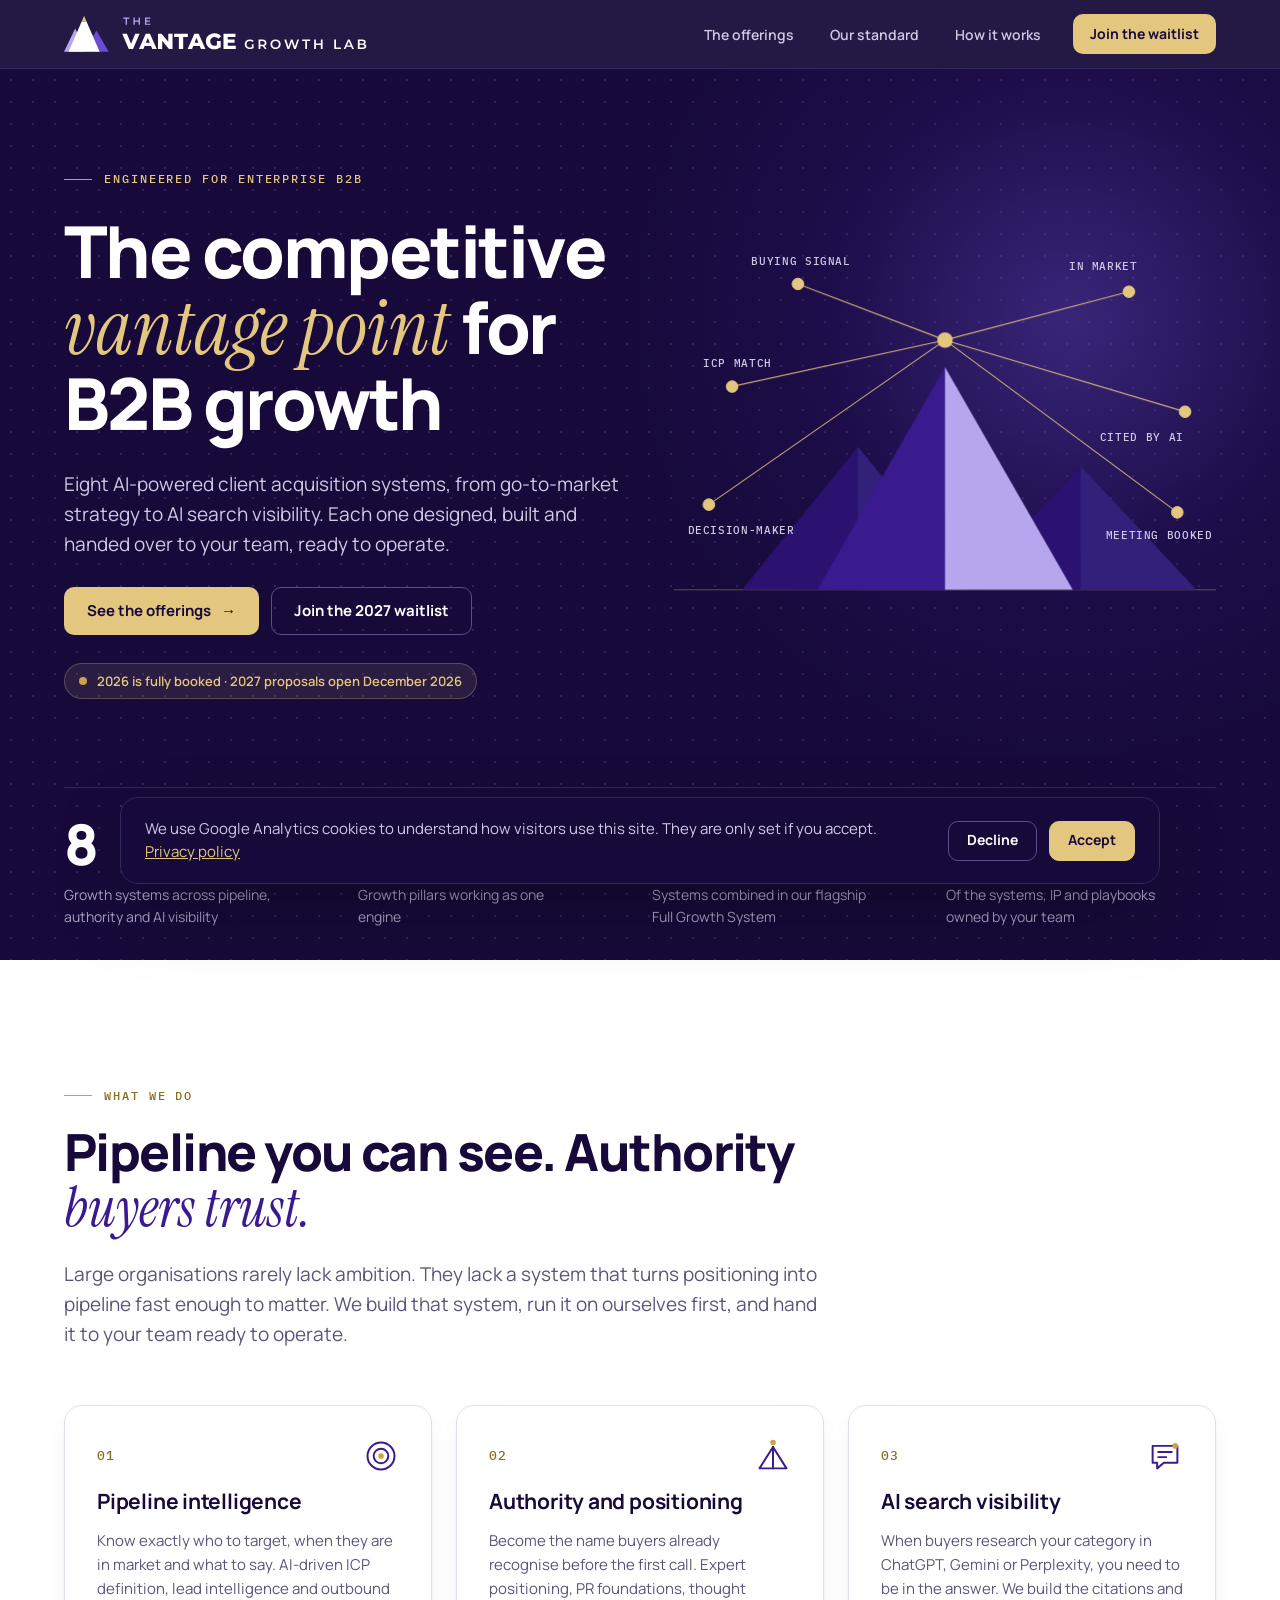
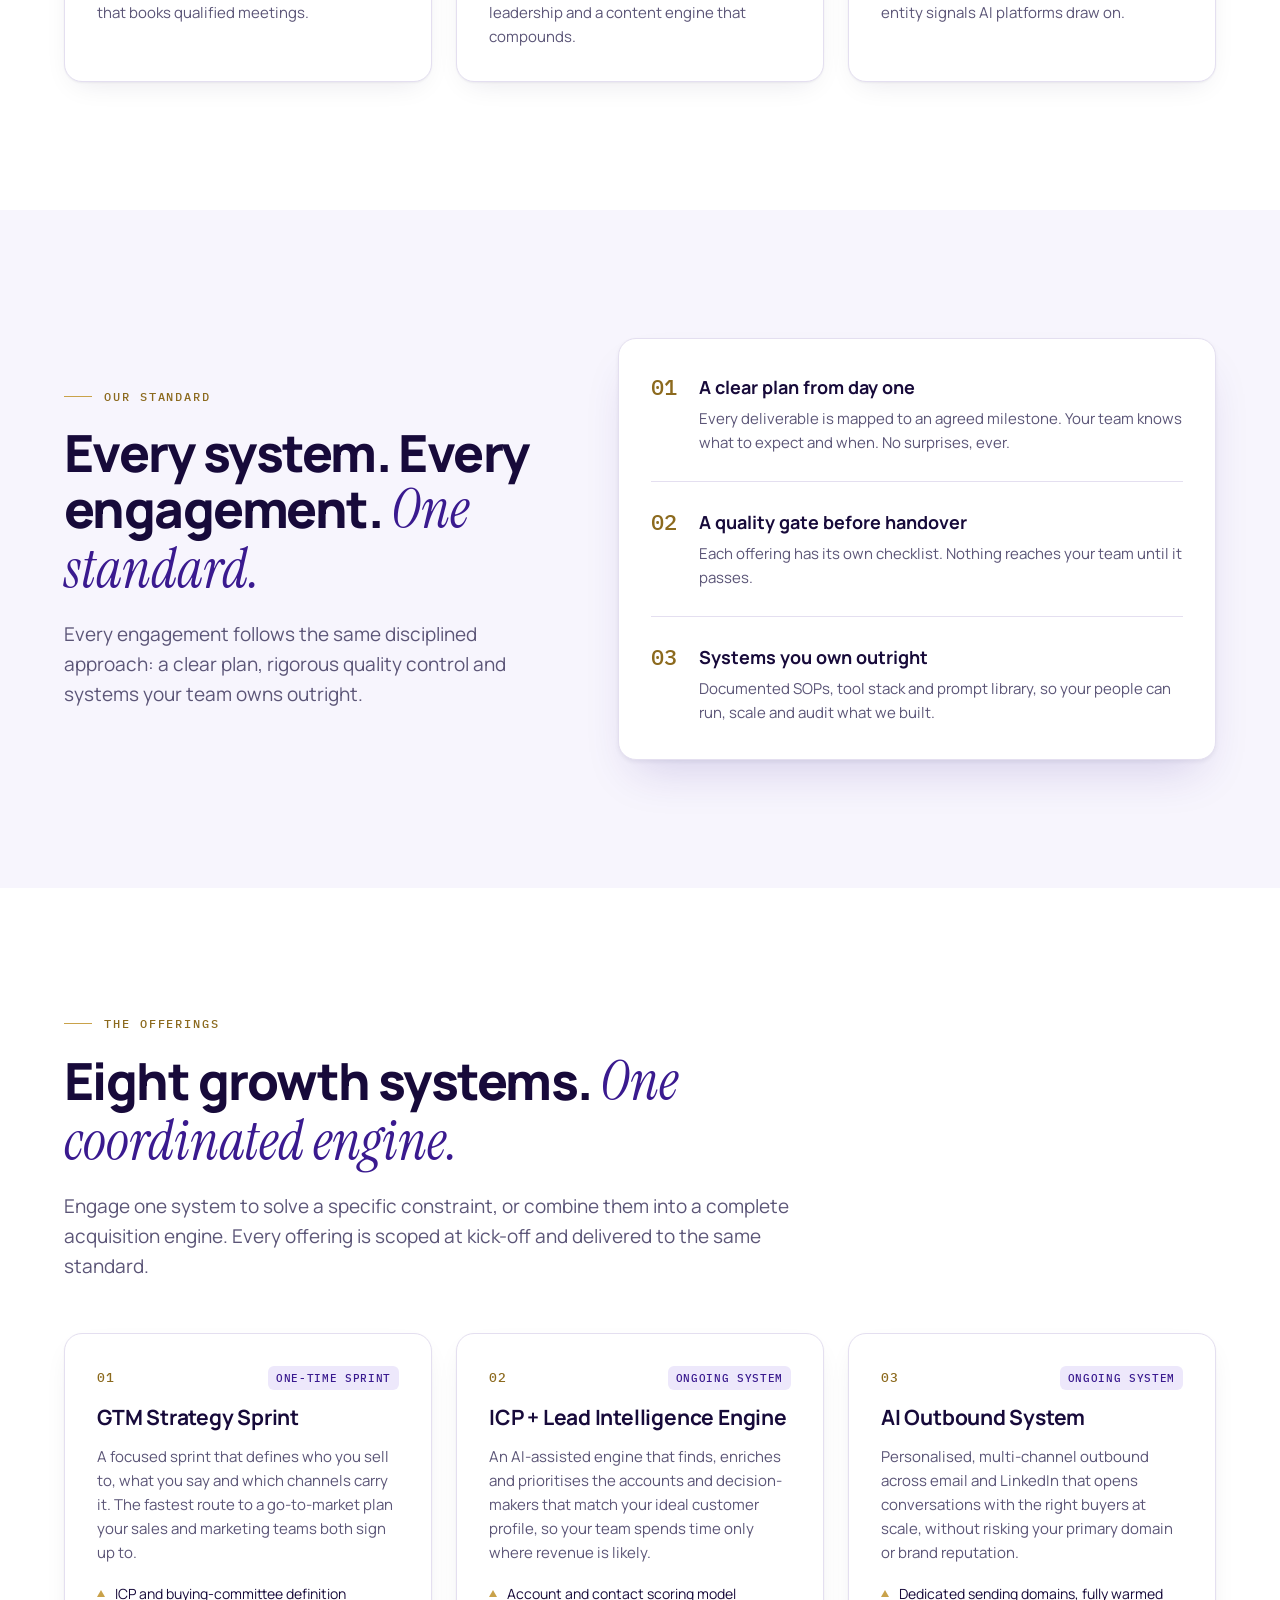
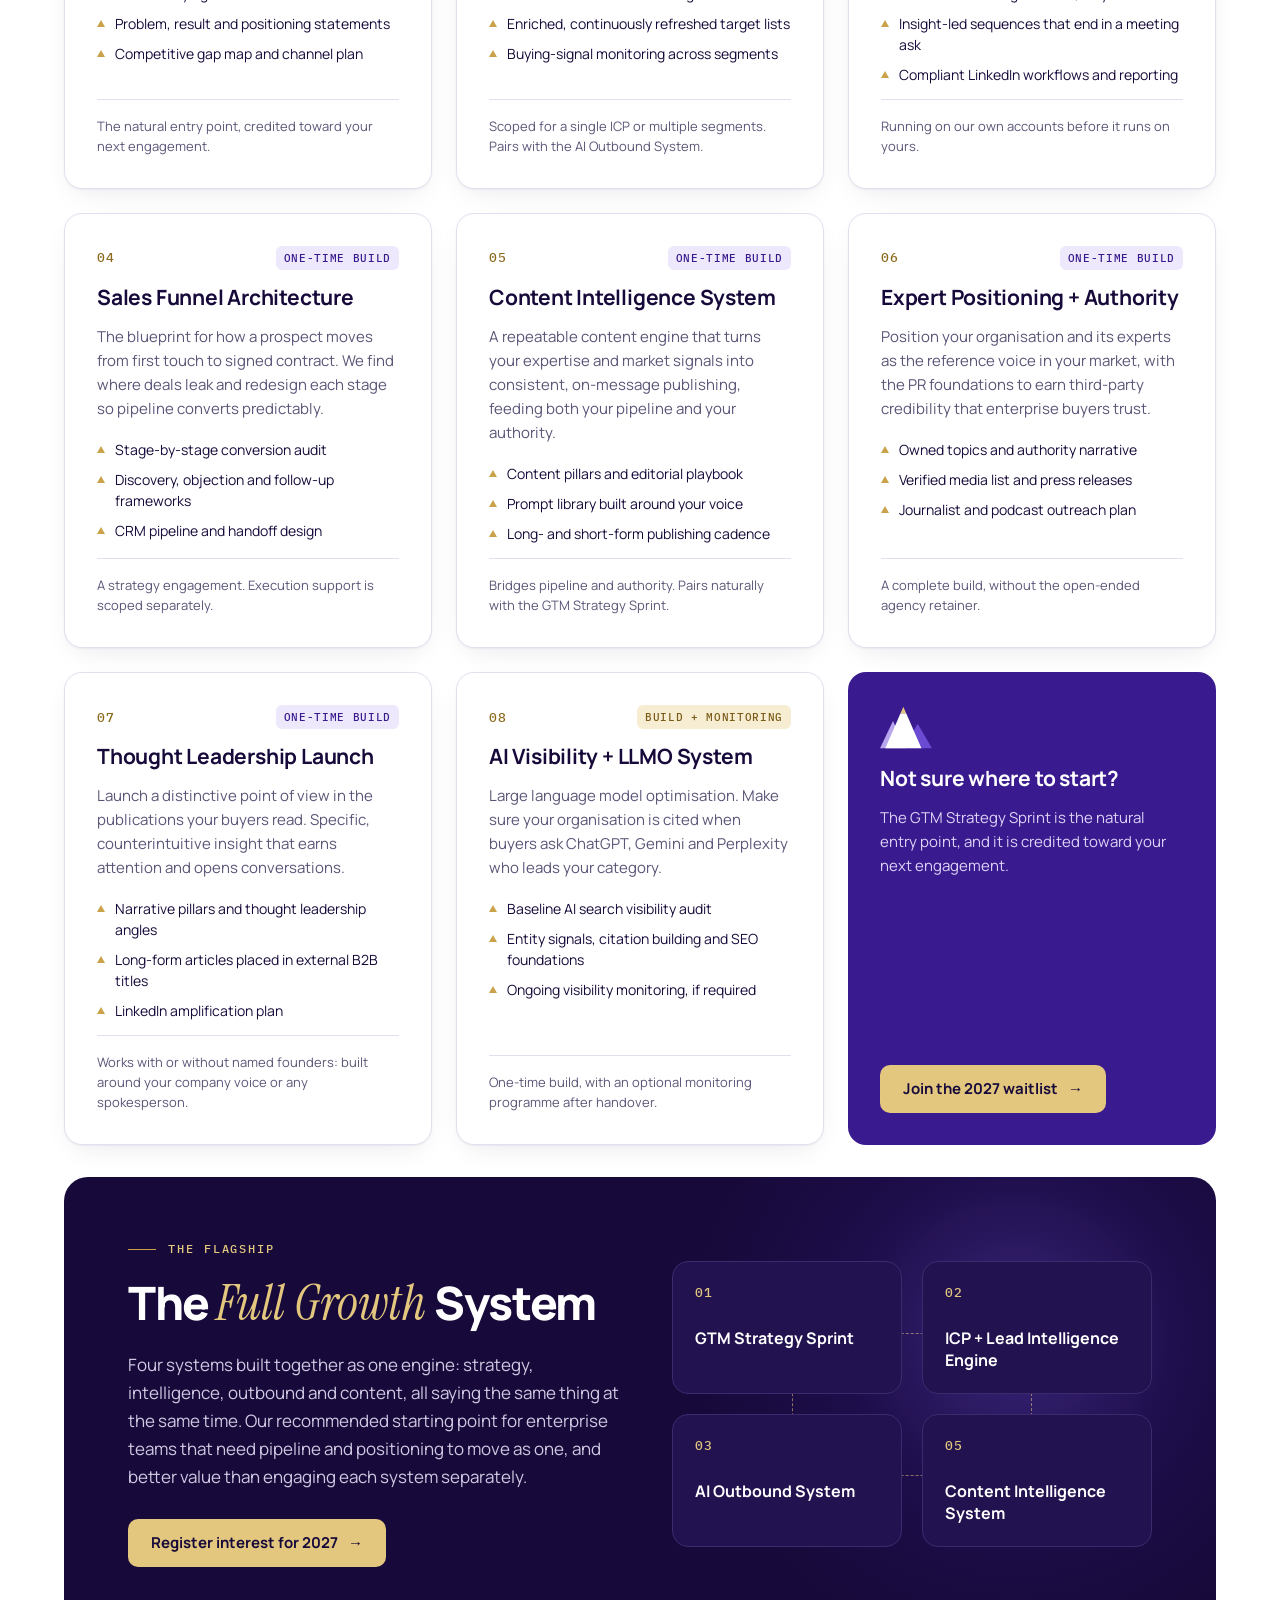
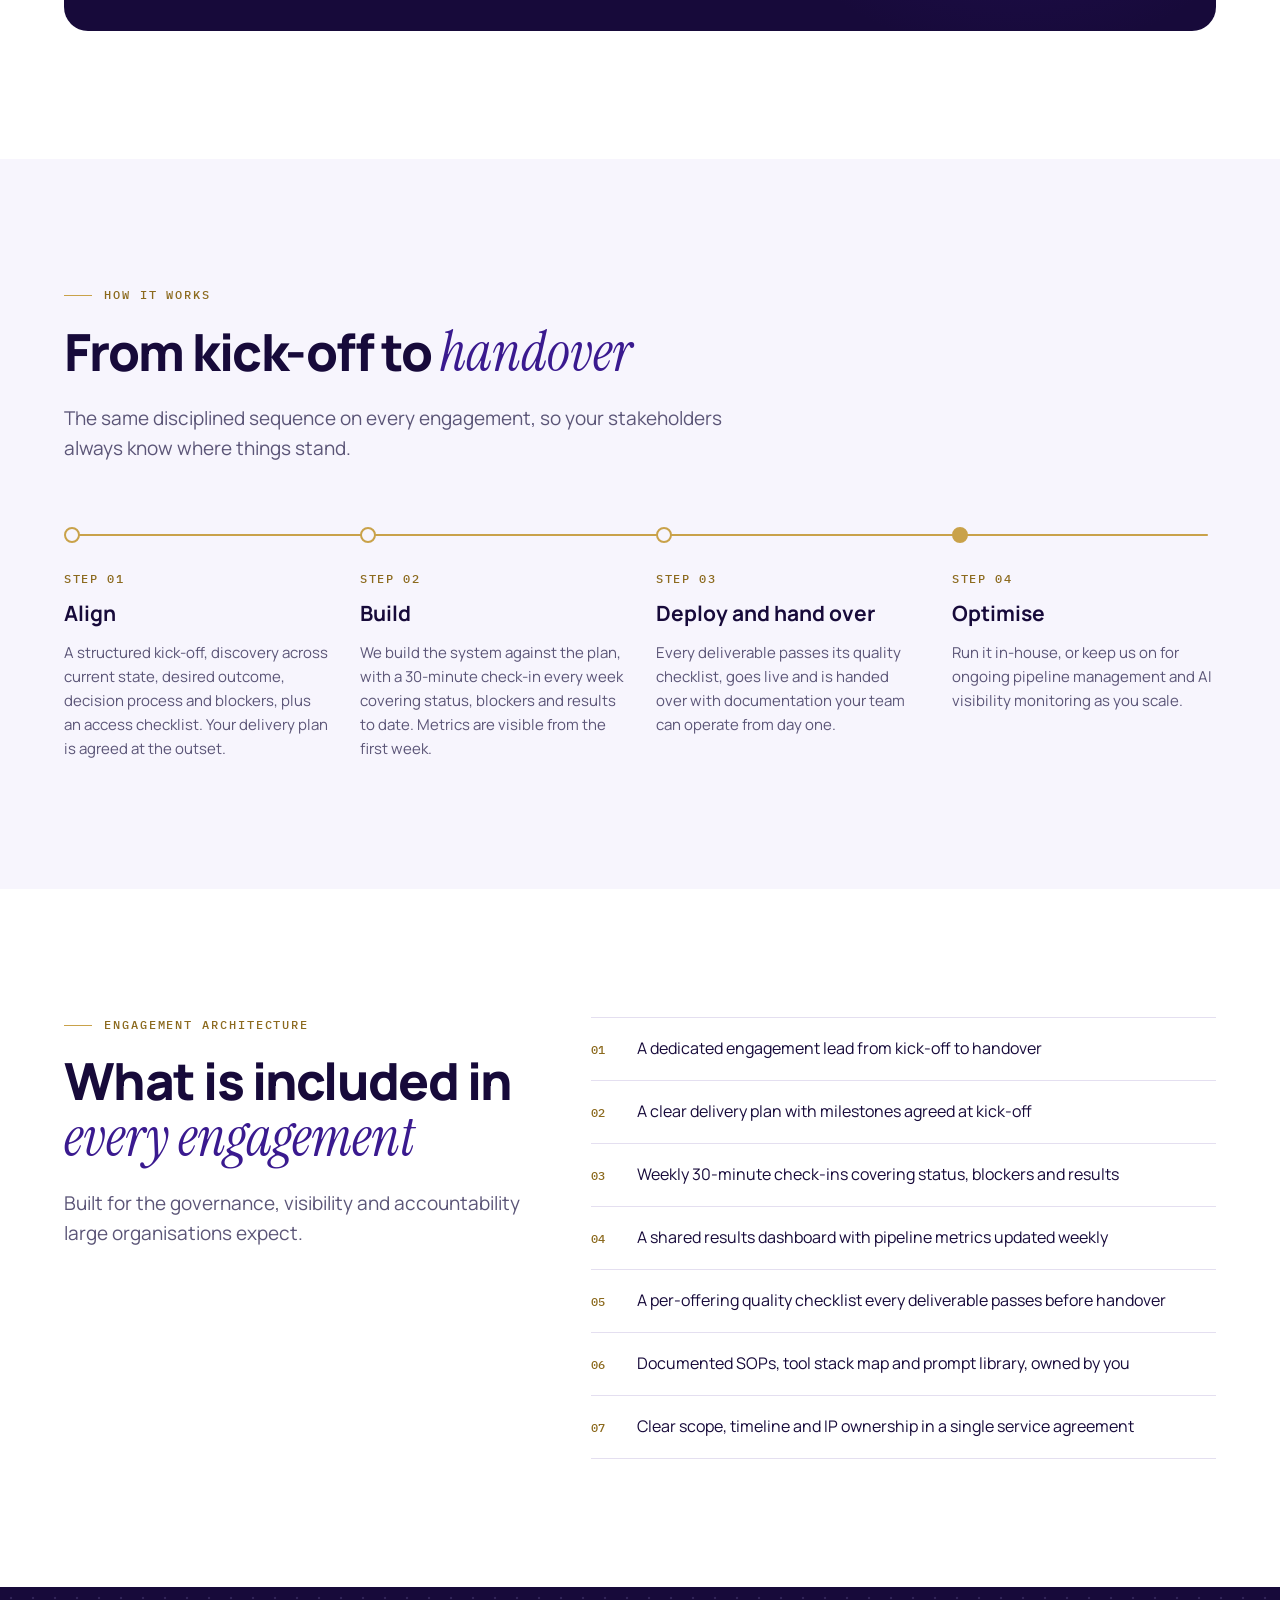
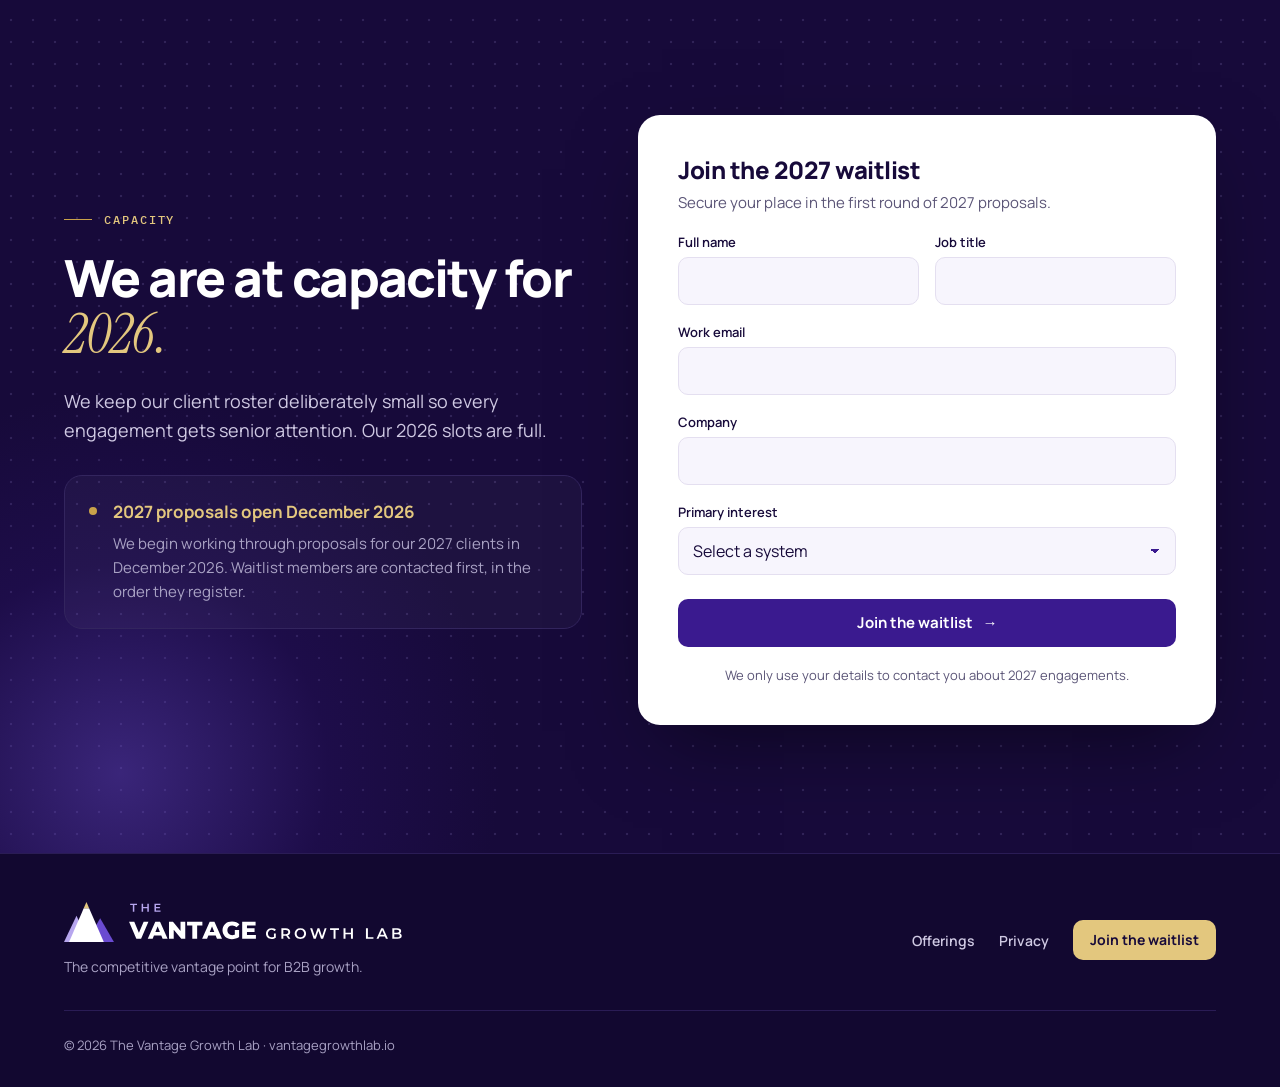
<file: index.html>
<!doctype html>
<html lang="en">
<head>
<meta charset="utf-8">
<meta name="viewport" content="width=device-width, initial-scale=1">
<title>The Vantage Growth Lab — AI-powered client acquisition systems for enterprise B2B</title>
<meta name="description" content="Eight AI-powered client acquisition systems, from go-to-market strategy to AI search visibility. Designed, built and handed over to your team, ready to operate.">
<link rel="canonical" href="https://vantagegrowthlab.io/">
<meta property="og:type" content="website">
<meta property="og:site_name" content="The Vantage Growth Lab">
<meta property="og:title" content="The Vantage Growth Lab — AI-powered client acquisition systems for enterprise B2B">
<meta property="og:description" content="Eight AI-powered client acquisition systems, from go-to-market strategy to AI search visibility. Designed, built and handed over to your team, ready to operate.">
<meta property="og:url" content="https://vantagegrowthlab.io/">
<meta property="og:image" content="https://vantagegrowthlab.io/shared/img/og-image.png">
<meta property="og:image:width" content="1200">
<meta property="og:image:height" content="630">
<meta property="og:image:alt" content="The Vantage Growth Lab — the competitive vantage point for B2B growth">
<meta name="twitter:card" content="summary_large_image">
<meta name="twitter:title" content="The Vantage Growth Lab — AI-powered client acquisition systems for enterprise B2B">
<meta name="twitter:description" content="Eight AI-powered client acquisition systems, from go-to-market strategy to AI search visibility. Designed, built and handed over to your team, ready to operate.">
<meta name="twitter:image" content="https://vantagegrowthlab.io/shared/img/og-image.png">
<meta name="theme-color" content="#170A3A">
<link rel="icon" type="image/svg+xml" href="/shared/favicon.svg">
<link rel="icon" type="image/png" href="/shared/favicon.png">
<!-- Google Analytics 4 + cookie consent (gtag.js loads only after Accept) -->
<link rel="stylesheet" href="/shared/consent.css">
<script src="/shared/consent.js"></script>
<link rel="preload" href="/shared/fonts/manrope-latin.woff2" as="font" type="font/woff2" crossorigin>
<link rel="stylesheet" href="/shared/site.css">
<script type="application/ld+json">
{"@context":"https://schema.org","@type":"Organization","name":"The Vantage Growth Lab","url":"https://vantagegrowthlab.io/","logo":"https://vantagegrowthlab.io/shared/img/logo.png"}
</script>
</head>
<body>
<div class="vgl" style="font-family: 'Manrope', Arial, sans-serif; color: #170A3A; background: #FFFFFF; -webkit-font-smoothing: antialiased">

<!-- ============ HEADER ============ -->
<header style="position: sticky; top: 0; z-index: 50; background: rgba(23,10,58,.94); backdrop-filter: blur(10px); border-bottom: 1px solid #33255E">
<div style="max-width: 1328px; margin: 0 auto; padding: 14px clamp(20px, 5vw, 64px); display: flex; align-items: center; justify-content: space-between; gap: 24px">
<a href="#top" aria-label="The Vantage Growth Lab, home" style="display: flex; align-items: center"><svg role="img" aria-label="The Vantage Growth Lab" style="width: min(304px, 50vw); height: auto; display: block" xmlns="http://www.w3.org/2000/svg" viewBox="0 0 484 57"><g transform="translate(0 0) scale(0.15079) translate(-124 -64)"><path fill="#B7A6EE" d="M242 195L124 442h236z"/><path fill="#6A4BD1" d="M466 218l130 224H336z"/><path fill="#FFFFFF" d="M310.4 123h51.2L500 442H172z"/><path fill="#E3C77E" d="M336 64l25.6 59h-51.2z"/></g><path fill="#B7A6EE" d="M98.06860317460318 14.0V4.264999999999999H94.24060317460318V2.4499999999999993H104.04160317460318V4.264999999999999H100.21360317460318V14.0Z M118.72660317460317 14.0V2.4499999999999993H120.87160317460317V14.0ZM110.60860317460318 14.0V2.4499999999999993H112.75360317460317V14.0ZM112.57210317460317 9.05V7.2185H118.89160317460318V9.05Z M128.92360317460316 14.0V2.4499999999999993H137.35510317460316V4.2485H131.06860317460317V12.2015H137.58610317460318V14.0ZM130.90360317460318 9.017V7.2515H136.64560317460317V9.017Z"/><path fill="#FFFFFF" d="M103.09260317460317 52.5 92.68740317460318 28.14H100.13460317460317L108.90420317460318 49.2288H104.51940317460318L113.49780317460318 28.14H120.31860317460317L109.87860317460317 52.5Z M119.34420317460317 52.5 130.09740317460316 28.14H136.88340317460316L147.67140317460317 52.5H140.50260317460317L132.08100317460315 31.515600000000003H134.79540317460317L126.37380317460317 52.5ZM125.22540317460317 47.7672 127.00020317460317 42.6864H138.90180317460317L140.67660317460317 47.7672Z M149.62020317460318 52.5V28.14H155.29260317460316L168.72540317460317 44.3568H166.04580317460318V28.14H172.79700317460316V52.5H167.12460317460318L153.69180317460317 36.2832H156.37140317460316V52.5Z M182.85420317460316 52.5V33.6036H175.37220317460316V28.14H197.19180317460317V33.6036H189.74460317460316V52.5Z M196.84380317460315 52.5 207.59700317460315 28.14H214.38300317460315L225.17100317460316 52.5H218.00220317460315L209.58060317460314 31.515600000000003H212.29500317460315L203.87340317460314 52.5ZM202.72500317460316 47.7672 204.49980317460316 42.6864H216.40140317460316L218.17620317460316 47.7672Z M239.29980317460314 52.9872Q236.41140317460315 52.9872 233.94060317460315 52.065Q231.46980317460316 51.1428 229.67760317460318 49.4376Q227.88540317460317 47.7324 226.87620317460318 45.4182Q225.86700317460316 43.104 225.86700317460316 40.32Q225.86700317460316 37.536 226.87620317460318 35.2218Q227.88540317460317 32.9076 229.69500317460316 31.202400000000004Q231.50460317460315 29.497200000000003 233.99280317460315 28.575000000000003Q236.48100317460316 27.652800000000003 239.43900317460316 27.652800000000003Q242.88420317460316 27.652800000000003 245.59860317460317 28.8012Q248.31300317460315 29.9496 250.08780317460315 32.107200000000006L245.70300317460317 36.0744Q244.45020317460316 34.717200000000005 243.00600317460317 34.0386Q241.56180317460314 33.36 239.78700317460314 33.36Q238.22100317460314 33.36 236.93340317460314 33.8472Q235.64580317460315 34.3344 234.74100317460315 35.256600000000006Q233.83620317460316 36.1788 233.33160317460317 37.449Q232.82700317460316 38.7192 232.82700317460316 40.32Q232.82700317460316 41.8512 233.33160317460317 43.1388Q233.83620317460316 44.4264 234.74100317460315 45.348600000000005Q235.64580317460315 46.2708 236.91600317460313 46.775400000000005Q238.18620317460315 47.28 239.71740317460316 47.28Q241.24860317460315 47.28 242.71020317460315 46.775400000000005Q244.17180317460316 46.2708 245.66820317460315 45.0528L249.53100317460314 49.89Q247.44300317460315 51.3864 244.69380317460315 52.186800000000005Q241.94460317460315 52.9872 239.29980317460314 52.9872ZM249.53100317460314 49.89 243.44100317460317 48.9852V39.798H249.53100317460314Z M253.91580317460316 52.5V28.14H273.02100317460315V33.4644H260.73660317460315V47.1756H273.47340317460316V52.5ZM260.2494031746032 42.7212V37.5708H271.5594031746032V42.7212Z"/><path fill="#FFFFFF" d="M295.91690317460314 52.715Q294.15390317460316 52.715 292.6811531746032 52.145250000000004Q291.2084031746032 51.5755 290.1119031746032 50.53275Q289.01540317460314 49.49 288.41340317460316 48.071Q287.8114031746032 46.652 287.8114031746032 44.975Q287.8114031746032 43.298 288.41340317460316 41.879000000000005Q289.01540317460314 40.46 290.12265317460316 39.417249999999996Q291.2299031746032 38.3745 292.7134031746032 37.80475Q294.19690317460316 37.235 295.95990317460314 37.235Q297.87340317460314 37.235 299.4106531746031 37.8585Q300.94790317460314 38.482 302.0014031746032 39.686L300.23840317460315 41.406Q299.35690317460313 40.5245 298.3356531746032 40.10525Q297.31440317460317 39.686 296.08890317460316 39.686Q294.90640317460316 39.686 293.8959031746032 40.073Q292.88540317460314 40.46 292.15440317460315 41.1695Q291.42340317460315 41.879000000000005 291.0256531746031 42.846500000000006Q290.62790317460315 43.814 290.62790317460315 44.975Q290.62790317460315 46.1145 291.0256531746031 47.082Q291.42340317460315 48.0495 292.15440317460315 48.76975Q292.88540317460314 49.49 293.8744031746031 49.877Q294.86340317460315 50.264 296.06740317460316 50.264Q297.18540317460315 50.264 298.22815317460316 49.90925Q299.2709031746032 49.5545 300.21690317460315 48.716L301.80790317460315 50.8015Q300.62540317460315 51.7475 299.0666531746032 52.23125Q297.50790317460314 52.715 295.91690317460314 52.715ZM301.80790317460315 50.8015 299.16340317460316 50.436V44.803H301.80790317460315Z M309.7844031746032 52.5V37.45H315.9549031746032Q318.9649031746032 37.45 320.6741531746032 38.869Q322.3834031746032 40.288 322.3834031746032 42.8035Q322.3834031746032 44.459 321.6094031746032 45.65225Q320.8354031746032 46.8455 319.4056531746032 47.47975Q317.97590317460316 48.114000000000004 315.9764031746032 48.114000000000004H311.3324031746032L312.57940317460316 46.8455V52.5ZM319.6314031746032 52.5 315.8259031746032 47.039H318.81440317460317L322.64140317460317 52.5ZM312.57940317460316 47.1465 311.3324031746032 45.8135H315.8474031746032Q317.6964031746032 45.8135 318.6316531746032 45.018Q319.56690317460317 44.2225 319.56690317460317 42.8035Q319.56690317460317 41.363 318.6316531746032 40.589Q317.6964031746032 39.815 315.8474031746032 39.815H311.3324031746032L312.57940317460316 38.439Z M336.85290317460317 52.715Q335.0899031746032 52.715 333.6064031746032 52.1345Q332.1229031746032 51.554 331.02640317460316 50.511250000000004Q329.92990317460317 49.4685 329.3279031746032 48.060249999999996Q328.7259031746032 46.652 328.7259031746032 44.975Q328.7259031746032 43.298 329.3279031746032 41.88975Q329.92990317460317 40.4815 331.02640317460316 39.43875Q332.1229031746032 38.396 333.6064031746032 37.8155Q335.0899031746032 37.235 336.83140317460317 37.235Q338.5944031746032 37.235 340.06715317460316 37.8155Q341.5399031746032 38.396 342.6364031746032 39.43875Q343.73290317460317 40.4815 344.33490317460314 41.88975Q344.9369031746032 43.298 344.9369031746032 44.975Q344.9369031746032 46.652 344.33490317460314 48.071Q343.73290317460317 49.49 342.6364031746032 50.522000000000006Q341.5399031746032 51.554 340.06715317460316 52.1345Q338.5944031746032 52.715 336.85290317460317 52.715ZM336.83140317460317 50.264Q337.97090317460317 50.264 338.9384031746032 49.877Q339.90590317460317 49.49 340.6154031746032 48.76975Q341.3249031746032 48.0495 341.72265317460324 47.09275Q342.1204031746032 46.136 342.1204031746032 44.975Q342.1204031746032 43.814 341.72265317460324 42.85725Q341.3249031746032 41.9005 340.6154031746032 41.18025Q339.90590317460317 40.46 338.9384031746032 40.073Q337.97090317460317 39.686 336.83140317460317 39.686Q335.69190317460317 39.686 334.73515317460317 40.073Q333.77840317460317 40.46 333.05815317460315 41.18025Q332.3379031746032 41.9005 331.9401531746032 42.85725Q331.5424031746032 43.814 331.5424031746032 44.975Q331.5424031746032 46.1145 331.9401531746032 47.082Q332.3379031746032 48.0495 333.0474031746032 48.76975Q333.75690317460317 49.49 334.72440317460314 49.877Q335.69190317460317 50.264 336.83140317460317 50.264Z M355.7514031746032 52.5 350.7634031746032 37.45H353.6659031746032L358.1164031746032 51.0595H356.6759031746032L361.2984031746032 37.45H363.8784031746032L368.37190317460323 51.0595H366.9744031746032L371.5324031746032 37.45H374.1984031746032L369.2104031746032 52.5H366.2434031746032L362.1369031746032 40.2235H362.9109031746032L358.7399031746032 52.5Z M384.15290317460324 52.5V39.815H379.16490317460324V37.45H391.93590317460325V39.815H386.9479031746032V52.5Z M408.9209031746032 52.5V37.45H411.7159031746032V52.5ZM398.34290317460324 52.5V37.45H401.1379031746032V52.5ZM400.9014031746032 46.05V43.6635H409.13590317460324V46.05Z  M430.2919031746032 52.5V37.45H433.08690317460315V50.135H440.9559031746032V52.5Z M445.34190317460315 52.5 452.1144031746032 37.45H454.86640317460314L461.6604031746032 52.5H458.73640317460314L452.9099031746032 38.9335H454.0279031746032L448.2229031746032 52.5ZM448.45940317460315 49.017 449.21190317460315 46.824H457.33890317460316L458.09140317460316 49.017Z M467.8739031746032 52.5V37.45H474.92590317460315Q477.63490317460315 37.45 479.0539031746032 38.514250000000004Q480.4729031746032 39.578500000000005 480.4729031746032 41.363Q480.4729031746032 42.567 479.9139031746032 43.416250000000005Q479.3549031746032 44.2655 478.4196531746032 44.72775Q477.4844031746032 45.19 476.3879031746032 45.19L476.7749031746032 44.416Q478.04340317460316 44.416 479.0539031746032 44.878249999999994Q480.06440317460317 45.3405 480.6556531746032 46.221999999999994Q481.2469031746032 47.1035 481.2469031746032 48.415Q481.2469031746032 50.35 479.7634031746032 51.425Q478.2799031746032 52.5 475.35590317460316 52.5ZM470.66890317460314 50.307H475.1839031746032Q476.7534031746032 50.307 477.5919031746032 49.791Q478.43040317460316 49.275 478.43040317460316 48.1355Q478.43040317460316 47.0175 477.5919031746032 46.49075Q476.7534031746032 45.964 475.1839031746032 45.964H470.45390317460317V43.792500000000004H474.62490317460316Q476.08690317460315 43.792500000000004 476.8716531746031 43.2765Q477.65640317460316 42.7605 477.65640317460316 41.7285Q477.65640317460316 40.675 476.8716531746031 40.159Q476.08690317460315 39.643 474.62490317460316 39.643H470.66890317460314Z"/></svg></a>
<nav aria-label="Main" style="display: flex; align-items: center; gap: 28px">
<div class="navlinks" style="gap: 28px">
<a class="navlink" href="#offerings">The offerings</a>
<a class="navlink" href="#standard">Our standard</a>
<a class="navlink" href="#how">How it works</a>
</div>
<a class="btn btn-gold btn-sm" href="#waitlist" style="white-space: nowrap">Join the waitlist</a>
</nav>
</div>
</header>

<!-- ============ HERO ============ -->
<section id="top" class="dotgrid" style="position: relative; overflow: hidden; background-color: #170A3A; color: #FFFFFF">
<div class="glow" style="width: 900px; height: 900px; right: -240px; top: -200px"></div>
<div style="position: relative; max-width: 1328px; margin: 0 auto; padding: clamp(56px, 8vw, 112px) clamp(20px, 5vw, 64px) 0">
<div style="display: flex; flex-wrap: wrap; align-items: center; gap: 48px">
<div style="flex: 1 1 460px; min-width: 0; display: flex; flex-direction: column; gap: 28px">
<div class="eb in" style="color: #E3C77E">Engineered for enterprise B2B</div>
<h1 class="in in2" style="font-size: clamp(42px, 5.6vw, 72px); line-height: 1.02; font-weight: 800; letter-spacing: -0.035em; color: #FFFFFF">The competitive <span class="acc" style="color: #E3C77E">vantage point</span> for B2B growth</h1>
<p class="in in3" style="font-size: 19px; line-height: 30px; color: #CFC9E3; max-width: 34em">Eight AI-powered client acquisition systems, from go-to-market strategy to AI search visibility. Each one designed, built and handed over to your team, ready to operate.</p>
<div class="in in4" style="display: flex; flex-wrap: wrap; gap: 12px">
<a class="btn btn-gold" href="#offerings">See the offerings <span class="arr">→</span></a>
<a class="btn btn-ghost-d" href="#waitlist">Join the 2027 waitlist</a>
</div>
<div class="in in5" style="display: inline-flex; align-self: flex-start; align-items: center; gap: 10px; padding: 8px 14px; border-radius: 999px; background: rgba(227,199,126,.1); border: 1px solid rgba(227,199,126,.28); color: #E3C77E; font-size: 13px; font-weight: 600; line-height: 18px"><span class="pulse"></span>2026 is fully booked · 2027 proposals open December 2026</div>
</div>
<div style="flex: 1 1 440px; min-width: 0; display: flex; justify-content: center">
<svg viewBox="0 0 560 440" role="img" aria-label="Three peaks; a gold vantage point climbs to the summit and draws sightlines to market signals" style="width: 100%; max-width: 580px; height: auto; display: block; overflow: visible">
<line class="hz" x1="0" y1="380" x2="560" y2="380"></line>
<g class="peak peak3"><path d="M190 232L70 380h120z" fill="#2B1170"></path><path d="M190 232v148h120z" fill="#33207A"></path></g>
<g class="peak peak2"><path d="M420 252L300 380h120z" fill="#2B1170"></path><path d="M420 252v128h120z" fill="#33207A"></path></g>
<g class="peak"><path d="M280 150L148 380h132z" fill="#3A1A8F"></path><path d="M280 150v230h132z" fill="#B7A6EE"></path></g>
<path class="sl d1" pathLength="1" d="M280 122L60 170"></path>
<path class="sl d2" pathLength="1" d="M280 122L470 72"></path>
<path class="sl d3" pathLength="1" d="M280 122L128 64"></path>
<path class="sl d4" pathLength="1" d="M280 122L528 196"></path>
<path class="sl d5" pathLength="1" d="M280 122L36 292"></path>
<path class="sl d6" pathLength="1" d="M280 122L520 300"></path>
<circle class="ring r1" cx="60" cy="170" r="6"></circle>
<circle class="ring r2" cx="470" cy="72" r="6"></circle>
<circle class="ring r3" cx="128" cy="64" r="6"></circle>
<circle class="ring r4" cx="528" cy="196" r="6"></circle>
<circle class="ring r5" cx="36" cy="292" r="6"></circle>
<circle class="ring r6" cx="520" cy="300" r="6"></circle>
<circle class="sig e1" cx="60" cy="170" r="6"></circle>
<circle class="sig e2" cx="470" cy="72" r="6"></circle>
<circle class="sig e3" cx="128" cy="64" r="6"></circle>
<circle class="sig e4" cx="528" cy="196" r="6"></circle>
<circle class="sig e5" cx="36" cy="292" r="6"></circle>
<circle class="sig e6" cx="520" cy="300" r="6"></circle>
<text class="lbl e1" x="30" y="150">ICP MATCH</text>
<text class="lbl e2" x="408" y="50">IN MARKET</text>
<text class="lbl e3" x="80" y="44">BUYING SIGNAL</text>
<text class="lbl e4" x="440" y="226">CITED BY AI</text>
<text class="lbl e5" x="14" y="322">DECISION-MAKER</text>
<text class="lbl e6" x="446" y="328">MEETING BOOKED</text>
<g class="climb"><circle class="vpring" cx="280" cy="122" r="8"></circle><circle class="vp" cx="280" cy="122" r="8"></circle></g>
</svg>
</div>
</div>

<!-- stats -->
<div style="margin-top: clamp(48px, 7vw, 88px); border-top: 1px solid #33255E; display: grid; grid-template-columns: repeat(auto-fit, minmax(160px, 1fr)); gap: 0 24px">
<div style="padding: 28px 0 32px; display: flex; flex-direction: column; gap: 12px">
<div class="statv" style="font-size: 56px; line-height: 1; font-weight: 800; letter-spacing: -0.04em; color: #FFFFFF"><span class="cnt n8" aria-label="8"></span></div>
<p style="font-size: 14px; line-height: 22px; color: #A9A2C4; max-width: 24ch">Growth systems across pipeline, authority and AI visibility</p>
</div>
<div style="padding: 28px 0 32px; display: flex; flex-direction: column; gap: 12px">
<div class="statv" style="font-size: 56px; line-height: 1; font-weight: 800; letter-spacing: -0.04em; color: #FFFFFF"><span class="cnt n3" aria-label="3"></span></div>
<p style="font-size: 14px; line-height: 22px; color: #A9A2C4; max-width: 24ch">Growth pillars working as one engine</p>
</div>
<div style="padding: 28px 0 32px; display: flex; flex-direction: column; gap: 12px">
<div class="statv" style="font-size: 56px; line-height: 1; font-weight: 800; letter-spacing: -0.04em; color: #FFFFFF">4-in-1</div>
<p style="font-size: 14px; line-height: 22px; color: #A9A2C4; max-width: 24ch">Systems combined in our flagship Full Growth System</p>
</div>
<div style="padding: 28px 0 32px; display: flex; flex-direction: column; gap: 12px">
<div class="statv" style="font-size: 56px; line-height: 1; font-weight: 800; letter-spacing: -0.04em; color: #E3C77E"><span class="cnt n100" aria-label="100"></span>%</div>
<p style="font-size: 14px; line-height: 22px; color: #A9A2C4; max-width: 24ch">Of the systems, IP and playbooks owned by your team</p>
</div>
</div>
</div>
</section>

<!-- ============ WHAT WE DO ============ -->
<section style="background: #FFFFFF; padding: clamp(72px, 10vw, 128px) 0">
<div style="max-width: 1328px; margin: 0 auto; padding: 0 clamp(20px, 5vw, 64px)">
<div class="rv" style="display: flex; flex-direction: column; gap: 20px; max-width: 760px">
<div class="eb" style="color: #8C6A1E">What we do</div>
<h2 style="font-size: clamp(34px, 4vw, 52px); line-height: 1.08; font-weight: 800; letter-spacing: -0.03em; color: #170A3A">Pipeline you can see. Authority <span class="acc" style="color: #3A1A8F">buyers trust.</span></h2>
<p style="font-size: 19px; line-height: 30px; color: #5B5577">Large organisations rarely lack ambition. They lack a system that turns positioning into pipeline fast enough to matter. We build that system, run it on ourselves first, and hand it to your team ready to operate.</p>
</div>
<div style="margin-top: 56px; display: grid; grid-template-columns: repeat(auto-fit, minmax(280px, 1fr)); gap: 24px">
<article class="card rv" style="padding: 32px; display: flex; flex-direction: column; gap: 14px">
<div style="display: flex; justify-content: space-between; align-items: center"><span class="mono" style="font-size: 13px; letter-spacing: .08em; color: #8C6A1E">01</span>
<svg viewBox="0 0 32 32" width="36" height="36" aria-hidden="true"><circle class="ic" cx="16" cy="16" r="12"></circle><circle class="ic" cx="16" cy="16" r="6.5"></circle><circle class="icg" cx="16" cy="16" r="2.5"></circle></svg></div>
<h3 style="font-size: 21px; line-height: 1.3; font-weight: 700; letter-spacing: -0.01em; color: #170A3A">Pipeline intelligence</h3>
<p style="font-size: 15px; line-height: 24px; color: #5B5577">Know exactly who to target, when they are in market and what to say. AI-driven ICP definition, lead intelligence and outbound that books qualified meetings.</p>
</article>
<article class="card rv rvb" style="padding: 32px; display: flex; flex-direction: column; gap: 14px">
<div style="display: flex; justify-content: space-between; align-items: center"><span class="mono" style="font-size: 13px; letter-spacing: .08em; color: #8C6A1E">02</span>
<svg viewBox="0 0 32 32" width="36" height="36" aria-hidden="true"><path class="ic" d="M4 27L16 8l12 19z"></path><path class="ic" d="M16 8v19"></path><circle class="icg" cx="16" cy="4" r="2.5"></circle></svg></div>
<h3 style="font-size: 21px; line-height: 1.3; font-weight: 700; letter-spacing: -0.01em; color: #170A3A">Authority and positioning</h3>
<p style="font-size: 15px; line-height: 24px; color: #5B5577">Become the name buyers already recognise before the first call. Expert positioning, PR foundations, thought leadership and a content engine that compounds.</p>
</article>
<article class="card rv rvc" style="padding: 32px; display: flex; flex-direction: column; gap: 14px">
<div style="display: flex; justify-content: space-between; align-items: center"><span class="mono" style="font-size: 13px; letter-spacing: .08em; color: #8C6A1E">03</span>
<svg viewBox="0 0 32 32" width="36" height="36" aria-hidden="true"><path class="ic" d="M5 7h22v15H15l-6 5v-5H5z"></path><path class="ic" d="M10 12.5h12M10 17h7"></path><circle class="icg" cx="25" cy="7" r="2.5"></circle></svg></div>
<h3 style="font-size: 21px; line-height: 1.3; font-weight: 700; letter-spacing: -0.01em; color: #170A3A">AI search visibility</h3>
<p style="font-size: 15px; line-height: 24px; color: #5B5577">When buyers research your category in ChatGPT, Gemini or Perplexity, you need to be in the answer. We build the citations and entity signals AI platforms draw on.</p>
</article>
</div>
</div>
</section>

<!-- ============ OUR STANDARD ============ -->
<section id="standard" style="background: #F7F5FD; padding: clamp(72px, 10vw, 128px) 0; scroll-margin-top: 64px">
<div style="max-width: 1328px; margin: 0 auto; padding: 0 clamp(20px, 5vw, 64px); display: flex; flex-wrap: wrap; gap: 56px; align-items: center">
<div class="rv" style="flex: 1 1 380px; min-width: 0; display: flex; flex-direction: column; gap: 20px">
<div class="eb" style="color: #8C6A1E">Our standard</div>
<h2 style="font-size: clamp(34px, 4vw, 52px); line-height: 1.08; font-weight: 800; letter-spacing: -0.03em; color: #170A3A">Every system. Every engagement. <span class="acc" style="color: #3A1A8F">One standard.</span></h2>
<p style="font-size: 19px; line-height: 30px; color: #5B5577; max-width: 30em">Every engagement follows the same disciplined approach: a clear plan, rigorous quality control and systems your team owns outright.</p>
</div>
<div class="rv rvb" style="flex: 1 1 480px; min-width: 0; background: #FFFFFF; border: 1px solid #E4DFF0; border-radius: 18px; box-shadow: 0 2px 4px rgba(23,10,58,.06), 0 24px 48px -16px rgba(58,26,143,.18); padding: 8px 32px">
<div style="display: flex; gap: 22px; padding: 26px 0; border-bottom: 1px solid #E4DFF0">
<span class="mono" style="flex: none; font-size: 22px; line-height: 28px; color: #8C6A1E">01</span>
<div style="display: flex; flex-direction: column; gap: 6px"><h3 style="font-size: 18px; line-height: 28px; font-weight: 700; color: #170A3A">A clear plan from day one</h3><p style="font-size: 15px; line-height: 24px; color: #5B5577">Every deliverable is mapped to an agreed milestone. Your team knows what to expect and when. No surprises, ever.</p></div>
</div>
<div style="display: flex; gap: 22px; padding: 26px 0; border-bottom: 1px solid #E4DFF0">
<span class="mono" style="flex: none; font-size: 22px; line-height: 28px; color: #8C6A1E">02</span>
<div style="display: flex; flex-direction: column; gap: 6px"><h3 style="font-size: 18px; line-height: 28px; font-weight: 700; color: #170A3A">A quality gate before handover</h3><p style="font-size: 15px; line-height: 24px; color: #5B5577">Each offering has its own checklist. Nothing reaches your team until it passes.</p></div>
</div>
<div style="display: flex; gap: 22px; padding: 26px 0">
<span class="mono" style="flex: none; font-size: 22px; line-height: 28px; color: #8C6A1E">03</span>
<div style="display: flex; flex-direction: column; gap: 6px"><h3 style="font-size: 18px; line-height: 28px; font-weight: 700; color: #170A3A">Systems you own outright</h3><p style="font-size: 15px; line-height: 24px; color: #5B5577">Documented SOPs, tool stack and prompt library, so your people can run, scale and audit what we built.</p></div>
</div>
</div>
</div>
</section>

<!-- ============ OFFERINGS ============ -->
<section id="offerings" style="background: #FFFFFF; padding: clamp(72px, 10vw, 128px) 0; scroll-margin-top: 64px">
<div style="max-width: 1328px; margin: 0 auto; padding: 0 clamp(20px, 5vw, 64px)">
<div class="rv" style="display: flex; flex-direction: column; gap: 20px; max-width: 780px">
<div class="eb" style="color: #8C6A1E">The offerings</div>
<h2 style="font-size: clamp(34px, 4vw, 52px); line-height: 1.08; font-weight: 800; letter-spacing: -0.03em; color: #170A3A">Eight growth systems. <span class="acc" style="color: #3A1A8F">One coordinated engine.</span></h2>
<p style="font-size: 19px; line-height: 30px; color: #5B5577">Engage one system to solve a specific constraint, or combine them into a complete acquisition engine. Every offering is scoped at kick-off and delivered to the same standard.</p>
</div>

<div class="swipehint mono" style="margin-top: 28px; align-items: center; gap: 10px; font-size: 12px; letter-spacing: .12em; color: #8C6A1E">SWIPE · 8 SYSTEMS <span aria-hidden="true">→</span></div>
<div class="offgrid" style="margin-top: clamp(16px, 4vw, 56px); gap: 24px">

<article class="card rv" style="padding: 32px; display: flex; flex-direction: column; gap: 14px">
<div style="display: flex; justify-content: space-between; align-items: center; gap: 12px"><span class="mono" style="font-size: 13px; letter-spacing: .08em; color: #8C6A1E">01</span><span class="tag">One-time sprint</span></div>
<h3 style="font-size: 21px; line-height: 1.3; font-weight: 700; letter-spacing: -0.01em; color: #170A3A">GTM Strategy Sprint</h3>
<p style="font-size: 15px; line-height: 24px; color: #5B5577">A focused sprint that defines who you sell to, what you say and which channels carry it. The fastest route to a go-to-market plan your sales and marketing teams both sign up to.</p>
<ul class="tri" style="margin-top: 4px"><li>ICP and buying-committee definition</li><li>Problem, result and positioning statements</li><li>Competitive gap map and channel plan</li></ul>
<p style="margin-top: auto; padding-top: 16px; border-top: 1px solid #E4DFF0; font-size: 13px; line-height: 20px; color: #5B5577">The natural entry point, credited toward your next engagement.</p>
</article>

<article class="card rv rvb" style="padding: 32px; display: flex; flex-direction: column; gap: 14px">
<div style="display: flex; justify-content: space-between; align-items: center; gap: 12px"><span class="mono" style="font-size: 13px; letter-spacing: .08em; color: #8C6A1E">02</span><span class="tag">Ongoing system</span></div>
<h3 style="font-size: 21px; line-height: 1.3; font-weight: 700; letter-spacing: -0.01em; color: #170A3A">ICP + Lead Intelligence Engine</h3>
<p style="font-size: 15px; line-height: 24px; color: #5B5577">An AI-assisted engine that finds, enriches and prioritises the accounts and decision-makers that match your ideal customer profile, so your team spends time only where revenue is likely.</p>
<ul class="tri" style="margin-top: 4px"><li>Account and contact scoring model</li><li>Enriched, continuously refreshed target lists</li><li>Buying-signal monitoring across segments</li></ul>
<p style="margin-top: auto; padding-top: 16px; border-top: 1px solid #E4DFF0; font-size: 13px; line-height: 20px; color: #5B5577">Scoped for a single ICP or multiple segments. Pairs with the AI Outbound System.</p>
</article>

<article class="card rv rvc" style="padding: 32px; display: flex; flex-direction: column; gap: 14px">
<div style="display: flex; justify-content: space-between; align-items: center; gap: 12px"><span class="mono" style="font-size: 13px; letter-spacing: .08em; color: #8C6A1E">03</span><span class="tag">Ongoing system</span></div>
<h3 style="font-size: 21px; line-height: 1.3; font-weight: 700; letter-spacing: -0.01em; color: #170A3A">AI Outbound System</h3>
<p style="font-size: 15px; line-height: 24px; color: #5B5577">Personalised, multi-channel outbound across email and LinkedIn that opens conversations with the right buyers at scale, without risking your primary domain or brand reputation.</p>
<ul class="tri" style="margin-top: 4px"><li>Dedicated sending domains, fully warmed</li><li>Insight-led sequences that end in a meeting ask</li><li>Compliant LinkedIn workflows and reporting</li></ul>
<p style="margin-top: auto; padding-top: 16px; border-top: 1px solid #E4DFF0; font-size: 13px; line-height: 20px; color: #5B5577">Running on our own accounts before it runs on yours.</p>
</article>

<article class="card rv" style="padding: 32px; display: flex; flex-direction: column; gap: 14px">
<div style="display: flex; justify-content: space-between; align-items: center; gap: 12px"><span class="mono" style="font-size: 13px; letter-spacing: .08em; color: #8C6A1E">04</span><span class="tag">One-time build</span></div>
<h3 style="font-size: 21px; line-height: 1.3; font-weight: 700; letter-spacing: -0.01em; color: #170A3A">Sales Funnel Architecture</h3>
<p style="font-size: 15px; line-height: 24px; color: #5B5577">The blueprint for how a prospect moves from first touch to signed contract. We find where deals leak and redesign each stage so pipeline converts predictably.</p>
<ul class="tri" style="margin-top: 4px"><li>Stage-by-stage conversion audit</li><li>Discovery, objection and follow-up frameworks</li><li>CRM pipeline and handoff design</li></ul>
<p style="margin-top: auto; padding-top: 16px; border-top: 1px solid #E4DFF0; font-size: 13px; line-height: 20px; color: #5B5577">A strategy engagement. Execution support is scoped separately.</p>
</article>

<article class="card rv rvb" style="padding: 32px; display: flex; flex-direction: column; gap: 14px">
<div style="display: flex; justify-content: space-between; align-items: center; gap: 12px"><span class="mono" style="font-size: 13px; letter-spacing: .08em; color: #8C6A1E">05</span><span class="tag">One-time build</span></div>
<h3 style="font-size: 21px; line-height: 1.3; font-weight: 700; letter-spacing: -0.01em; color: #170A3A">Content Intelligence System</h3>
<p style="font-size: 15px; line-height: 24px; color: #5B5577">A repeatable content engine that turns your expertise and market signals into consistent, on-message publishing, feeding both your pipeline and your authority.</p>
<ul class="tri" style="margin-top: 4px"><li>Content pillars and editorial playbook</li><li>Prompt library built around your voice</li><li>Long- and short-form publishing cadence</li></ul>
<p style="margin-top: auto; padding-top: 16px; border-top: 1px solid #E4DFF0; font-size: 13px; line-height: 20px; color: #5B5577">Bridges pipeline and authority. Pairs naturally with the GTM Strategy Sprint.</p>
</article>

<article class="card rv rvc" style="padding: 32px; display: flex; flex-direction: column; gap: 14px">
<div style="display: flex; justify-content: space-between; align-items: center; gap: 12px"><span class="mono" style="font-size: 13px; letter-spacing: .08em; color: #8C6A1E">06</span><span class="tag">One-time build</span></div>
<h3 style="font-size: 21px; line-height: 1.3; font-weight: 700; letter-spacing: -0.01em; color: #170A3A">Expert Positioning + Authority</h3>
<p style="font-size: 15px; line-height: 24px; color: #5B5577">Position your organisation and its experts as the reference voice in your market, with the PR foundations to earn third-party credibility that enterprise buyers trust.</p>
<ul class="tri" style="margin-top: 4px"><li>Owned topics and authority narrative</li><li>Verified media list and press releases</li><li>Journalist and podcast outreach plan</li></ul>
<p style="margin-top: auto; padding-top: 16px; border-top: 1px solid #E4DFF0; font-size: 13px; line-height: 20px; color: #5B5577">A complete build, without the open-ended agency retainer.</p>
</article>

<article class="card rv" style="padding: 32px; display: flex; flex-direction: column; gap: 14px">
<div style="display: flex; justify-content: space-between; align-items: center; gap: 12px"><span class="mono" style="font-size: 13px; letter-spacing: .08em; color: #8C6A1E">07</span><span class="tag">One-time build</span></div>
<h3 style="font-size: 21px; line-height: 1.3; font-weight: 700; letter-spacing: -0.01em; color: #170A3A">Thought Leadership Launch</h3>
<p style="font-size: 15px; line-height: 24px; color: #5B5577">Launch a distinctive point of view in the publications your buyers read. Specific, counterintuitive insight that earns attention and opens conversations.</p>
<ul class="tri" style="margin-top: 4px"><li>Narrative pillars and thought leadership angles</li><li>Long-form articles placed in external B2B titles</li><li>LinkedIn amplification plan</li></ul>
<p style="margin-top: auto; padding-top: 16px; border-top: 1px solid #E4DFF0; font-size: 13px; line-height: 20px; color: #5B5577">Works with or without named founders: built around your company voice or any spokesperson.</p>
</article>

<article class="card rv rvb" style="padding: 32px; display: flex; flex-direction: column; gap: 14px">
<div style="display: flex; justify-content: space-between; align-items: center; gap: 12px"><span class="mono" style="font-size: 13px; letter-spacing: .08em; color: #8C6A1E">08</span><span class="tag tag-gold">Build + monitoring</span></div>
<h3 style="font-size: 21px; line-height: 1.3; font-weight: 700; letter-spacing: -0.01em; color: #170A3A">AI Visibility + LLMO System</h3>
<p style="font-size: 15px; line-height: 24px; color: #5B5577">Large language model optimisation. Make sure your organisation is cited when buyers ask ChatGPT, Gemini and Perplexity who leads your category.</p>
<ul class="tri" style="margin-top: 4px"><li>Baseline AI search visibility audit</li><li>Entity signals, citation building and SEO foundations</li><li>Ongoing visibility monitoring, if required</li></ul>
<p style="margin-top: auto; padding-top: 16px; border-top: 1px solid #E4DFF0; font-size: 13px; line-height: 20px; color: #5B5577">One-time build, with an optional monitoring programme after handover.</p>
</article>

<div class="rv rvc" style="border-radius: 18px; background: #3A1A8F; color: #FFFFFF; padding: 32px; display: flex; flex-direction: column; gap: 16px; justify-content: space-between">
<div style="display: flex; flex-direction: column; gap: 14px">
<svg viewBox="124 40 472 426" width="52" height="47" aria-hidden="true"><path d="M242 195L124 442h236z" fill="#B7A6EE"></path><path d="M466 218l130 224H336z" fill="#6A4BD1"></path><path d="M310.4 123h51.2L500 442H172z" fill="#FFFFFF"></path><path d="M336 64l25.6 59h-51.2z" fill="#E3C77E"></path></svg>
<h3 style="font-size: 21px; line-height: 1.3; font-weight: 700; letter-spacing: -0.01em; color: #FFFFFF">Not sure where to start?</h3>
<p style="font-size: 15px; line-height: 24px; color: #DCD4F7">The GTM Strategy Sprint is the natural entry point, and it is credited toward your next engagement.</p>
</div>
<a class="btn btn-gold" href="#waitlist" style="align-self: flex-start">Join the 2027 waitlist <span class="arr">→</span></a>
</div>
</div>

<!-- flagship -->
<div class="rv" style="margin-top: 32px; position: relative; overflow: hidden; border-radius: 24px; background: #170A3A; color: #FFFFFF; padding: clamp(32px, 5vw, 64px); display: flex; flex-wrap: wrap; gap: 48px; align-items: center">
<div class="glow" style="width: 640px; height: 640px; right: -120px; top: -160px"></div>
<div style="position: relative; flex: 1 1 380px; min-width: 0; display: flex; flex-direction: column; gap: 20px">
<div class="eb" style="color: #E3C77E">The flagship</div>
<h2 style="font-size: clamp(32px, 3.6vw, 46px); line-height: 1.08; font-weight: 800; letter-spacing: -0.03em; color: #FFFFFF">The <span class="acc" style="color: #E3C77E">Full Growth</span> System</h2>
<p style="font-size: 17px; line-height: 28px; color: #CFC9E3">Four systems built together as one engine: strategy, intelligence, outbound and content, all saying the same thing at the same time. Our recommended starting point for enterprise teams that need pipeline and positioning to move as one, and better value than engaging each system separately.</p>
<a class="btn btn-gold" href="#waitlist" style="align-self: flex-start; margin-top: 8px">Register interest for 2027 <span class="arr">→</span></a>
</div>
<div style="position: relative; flex: 1 1 380px; min-width: 0; max-width: 480px; margin: 0 auto">
<div style="position: relative; display: grid; grid-template-columns: repeat(2, minmax(0, 1fr)); gap: 20px">
<div class="loop" aria-hidden="true"><div class="runner"></div></div>
<div class="tile"><div class="mono" style="font-size: 13px; letter-spacing: .08em; color: #E3C77E">01</div><div style="margin-top: 26px; font-size: 16px; line-height: 22px; font-weight: 700; color: #FFFFFF">GTM Strategy Sprint</div></div>
<div class="tile"><div class="mono" style="font-size: 13px; letter-spacing: .08em; color: #E3C77E">02</div><div style="margin-top: 26px; font-size: 16px; line-height: 22px; font-weight: 700; color: #FFFFFF">ICP + Lead Intelligence Engine</div></div>
<div class="tile"><div class="mono" style="font-size: 13px; letter-spacing: .08em; color: #E3C77E">03</div><div style="margin-top: 26px; font-size: 16px; line-height: 22px; font-weight: 700; color: #FFFFFF">AI Outbound System</div></div>
<div class="tile"><div class="mono" style="font-size: 13px; letter-spacing: .08em; color: #E3C77E">05</div><div style="margin-top: 26px; font-size: 16px; line-height: 22px; font-weight: 700; color: #FFFFFF">Content Intelligence System</div></div>
</div>
</div>
</div>
</div>
</section>

<!-- ============ HOW IT WORKS ============ -->
<section id="how" style="background: #F7F5FD; padding: clamp(72px, 10vw, 128px) 0; scroll-margin-top: 64px">
<div style="max-width: 1328px; margin: 0 auto; padding: 0 clamp(20px, 5vw, 64px)">
<div class="rv" style="display: flex; flex-direction: column; gap: 20px; max-width: 720px">
<div class="eb" style="color: #8C6A1E">How it works</div>
<h2 style="font-size: clamp(34px, 4vw, 52px); line-height: 1.08; font-weight: 800; letter-spacing: -0.03em; color: #170A3A">From kick-off to <span class="acc" style="color: #3A1A8F">handover</span></h2>
<p style="font-size: 19px; line-height: 30px; color: #5B5577">The same disciplined sequence on every engagement, so your stakeholders always know where things stand.</p>
</div>
<div style="position: relative; margin-top: 64px">
<div class="track" aria-hidden="true"><div class="trackfill"></div></div>
<div style="display: grid; grid-template-columns: repeat(auto-fit, minmax(220px, 1fr)); gap: 40px 32px">
<div class="rv" style="display: flex; flex-direction: column; gap: 14px">
<div class="node"></div>
<div class="mono" style="margin-top: 14px; font-size: 12px; letter-spacing: .14em; color: #8C6A1E">STEP 01</div>
<h3 style="font-size: 21px; line-height: 1.3; font-weight: 700; color: #170A3A">Align</h3>
<p style="font-size: 15px; line-height: 24px; color: #5B5577">A structured kick-off, discovery across current state, desired outcome, decision process and blockers, plus an access checklist. Your delivery plan is agreed at the outset.</p>
</div>
<div class="rv rvb" style="display: flex; flex-direction: column; gap: 14px">
<div class="node"></div>
<div class="mono" style="margin-top: 14px; font-size: 12px; letter-spacing: .14em; color: #8C6A1E">STEP 02</div>
<h3 style="font-size: 21px; line-height: 1.3; font-weight: 700; color: #170A3A">Build</h3>
<p style="font-size: 15px; line-height: 24px; color: #5B5577">We build the system against the plan, with a 30-minute check-in every week covering status, blockers and results to date. Metrics are visible from the first week.</p>
</div>
<div class="rv rvc" style="display: flex; flex-direction: column; gap: 14px">
<div class="node"></div>
<div class="mono" style="margin-top: 14px; font-size: 12px; letter-spacing: .14em; color: #8C6A1E">STEP 03</div>
<h3 style="font-size: 21px; line-height: 1.3; font-weight: 700; color: #170A3A">Deploy and hand over</h3>
<p style="font-size: 15px; line-height: 24px; color: #5B5577">Every deliverable passes its quality checklist, goes live and is handed over with documentation your team can operate from day one.</p>
</div>
<div class="rv rvc" style="display: flex; flex-direction: column; gap: 14px">
<div class="node" style="background: #C9A24A"></div>
<div class="mono" style="margin-top: 14px; font-size: 12px; letter-spacing: .14em; color: #8C6A1E">STEP 04</div>
<h3 style="font-size: 21px; line-height: 1.3; font-weight: 700; color: #170A3A">Optimise</h3>
<p style="font-size: 15px; line-height: 24px; color: #5B5577">Run it in-house, or keep us on for ongoing pipeline management and AI visibility monitoring as you scale.</p>
</div>
</div>
</div>
</div>
</section>

<!-- ============ ENGAGEMENT ARCHITECTURE ============ -->
<section style="background: #FFFFFF; padding: clamp(72px, 10vw, 128px) 0">
<div style="max-width: 1328px; margin: 0 auto; padding: 0 clamp(20px, 5vw, 64px); display: flex; flex-wrap: wrap; gap: 56px; align-items: flex-start">
<div class="rv stick" style="flex: 1 1 360px; min-width: 0; display: flex; flex-direction: column; gap: 20px">
<div class="eb" style="color: #8C6A1E">Engagement architecture</div>
<h2 style="font-size: clamp(34px, 4vw, 52px); line-height: 1.08; font-weight: 800; letter-spacing: -0.03em; color: #170A3A">What is included in <span class="acc" style="color: #3A1A8F">every engagement</span></h2>
<p style="font-size: 19px; line-height: 30px; color: #5B5577; max-width: 26em">Built for the governance, visibility and accountability large organisations expect.</p>
</div>
<div style="flex: 1.3 1 480px; min-width: 0; border-top: 1px solid #E4DFF0">
<div class="inc rv"><span class="k mono">01</span><span>A dedicated engagement lead from kick-off to handover</span></div>
<div class="inc rv"><span class="k mono">02</span><span>A clear delivery plan with milestones agreed at kick-off</span></div>
<div class="inc rv"><span class="k mono">03</span><span>Weekly 30-minute check-ins covering status, blockers and results</span></div>
<div class="inc rv"><span class="k mono">04</span><span>A shared results dashboard with pipeline metrics updated weekly</span></div>
<div class="inc rv"><span class="k mono">05</span><span>A per-offering quality checklist every deliverable passes before handover</span></div>
<div class="inc rv"><span class="k mono">06</span><span>Documented SOPs, tool stack map and prompt library, owned by you</span></div>
<div class="inc rv"><span class="k mono">07</span><span>Clear scope, timeline and IP ownership in a single service agreement</span></div>
</div>
</div>
</section>

<!-- ============ CAPACITY + WAITLIST ============ -->
<section id="waitlist" class="dotgrid" style="position: relative; overflow: hidden; background-color: #170A3A; color: #FFFFFF; padding: clamp(72px, 10vw, 128px) 0; scroll-margin-top: 64px">
<div class="glow" style="width: 760px; height: 760px; left: -260px; bottom: -300px"></div>
<div style="position: relative; max-width: 1328px; margin: 0 auto; padding: 0 clamp(20px, 5vw, 64px); display: flex; flex-wrap: wrap; gap: 56px; align-items: center">
<div class="rv" style="flex: 1 1 400px; min-width: 0; display: flex; flex-direction: column; gap: 22px">
<div class="eb" style="color: #E3C77E">Capacity</div>
<h2 style="font-size: clamp(34px, 4vw, 52px); line-height: 1.08; font-weight: 800; letter-spacing: -0.03em; color: #FFFFFF">We are at capacity for <span class="acc" style="color: #E3C77E">2026.</span></h2>
<p style="font-size: 18px; line-height: 29px; color: #CFC9E3; max-width: 30em">We keep our client roster deliberately small so every engagement gets senior attention. Our 2026 slots are full.</p>
<div style="margin-top: 8px; border: 1px solid #33255E; border-radius: 18px; padding: 24px; display: flex; gap: 16px; align-items: flex-start; background: rgba(255,255,255,.03)">
<span class="pulse" style="margin-top: 7px"></span>
<div style="display: flex; flex-direction: column; gap: 8px">
<div style="font-size: 17px; line-height: 24px; font-weight: 700; color: #E3C77E">2027 proposals open December 2026</div>
<p style="font-size: 15px; line-height: 24px; color: #A9A2C4">We begin working through proposals for our 2027 clients in December 2026. Waitlist members are contacted first, in the order they register.</p>
</div>
</div>
</div>

<div class="rv rvb" style="flex: 1 1 460px; min-width: 0; background: #FFFFFF; color: #170A3A; border-radius: 22px; padding: clamp(24px, 4vw, 40px); box-shadow: 0 30px 80px -24px rgba(0,0,0,.5)">
<form id="wl-form" action="https://api.web3forms.com/submit" method="POST" style="display: flex; flex-direction: column; gap: 18px">
<input type="hidden" name="access_key" value="363f1d67-131b-4e95-9a32-42b80cb6e333">
<input type="hidden" name="subject" value="New 2027 waitlist sign-up — The Vantage Growth Lab">
<input type="hidden" name="from_name" value="The Vantage Growth Lab website">
<input type="hidden" name="redirect" value="https://vantagegrowthlab.io/thanks/">
<input type="checkbox" name="botcheck" class="hidden" style="display:none" tabindex="-1" autocomplete="off">
<div style="display: flex; flex-direction: column; gap: 6px">
<h3 style="font-size: 24px; line-height: 1.25; font-weight: 800; letter-spacing: -0.02em; color: #170A3A">Join the 2027 waitlist</h3>
<p style="font-size: 15px; line-height: 24px; color: #5B5577">Secure your place in the first round of 2027 proposals.</p>
</div>
<div style="display: grid; grid-template-columns: repeat(auto-fit, minmax(180px, 1fr)); gap: 16px">
<div class="field"><label for="wl-name">Full name</label><input id="wl-name" name="name" type="text" autocomplete="name" required></div>
<div class="field"><label for="wl-title">Job title</label><input id="wl-title" name="title" type="text" autocomplete="organization-title" required></div>
</div>
<div class="field"><label for="wl-email">Work email</label><input id="wl-email" name="email" type="email" autocomplete="email" required></div>
<div class="field"><label for="wl-company">Company</label><input id="wl-company" name="company" type="text" autocomplete="organization" required></div>
<div class="field"><label for="wl-interest">Primary interest</label>
<select id="wl-interest" name="interest" required>
<option value="">Select a system</option>
<option>The Full Growth System</option>
<option>GTM Strategy Sprint</option>
<option>ICP + Lead Intelligence Engine</option>
<option>AI Outbound System</option>
<option>Sales Funnel Architecture</option>
<option>Content Intelligence System</option>
<option>Expert Positioning + Authority</option>
<option>Thought Leadership Launch</option>
<option>AI Visibility + LLMO System</option>
<option>Not sure yet</option>
</select></div>
<button class="btn btn-primary" type="submit" style="width: 100%; margin-top: 6px">Join the waitlist <span class="arr">→</span></button>
<p style="font-size: 13px; line-height: 20px; color: #5B5577; text-align: center">We only use your details to contact you about 2027 engagements.</p>
</form>
<div id="wl-done" role="status" hidden style="display: flex; flex-direction: column; gap: 16px; align-items: flex-start; padding: 24px 0">
<svg viewBox="0 0 48 48" width="56" height="56" aria-hidden="true"><circle cx="24" cy="24" r="24" fill="#F7EDD3"></circle><path class="ic" d="M15 24.5l6 6 12-13" style="stroke: #8C6A1E; stroke-width: 2.5"></path></svg>
<h3 style="font-size: 24px; line-height: 1.25; font-weight: 800; letter-spacing: -0.02em; color: #170A3A">You are on the 2027 waitlist.</h3>
<p style="font-size: 15px; line-height: 24px; color: #5B5577">We will be in touch when proposals open in December 2026. Waitlist members are contacted first, in the order they register.</p>
<button class="btn btn-primary btn-sm" type="button" id="wl-again" style="margin-top: 8px; background: #EDE8FB; color: #3A1A8F">Register another colleague</button>
</div>

</div>
</div>
</section>

<!-- ============ FOOTER ============ -->
<footer style="background: #120830; color: #FFFFFF; border-top: 1px solid #2A1C55">
<div style="max-width: 1328px; margin: 0 auto; padding: 48px clamp(20px, 5vw, 64px) 32px; display: flex; flex-direction: column; gap: 32px">
<div style="display: flex; flex-wrap: wrap; justify-content: space-between; align-items: center; gap: 28px">
<div style="display: flex; flex-direction: column; gap: 14px">
<svg role="img" aria-label="The Vantage Growth Lab" style="height: 40px; width: auto; display: block; align-self: flex-start" xmlns="http://www.w3.org/2000/svg" viewBox="0 0 484 57"><g transform="translate(0 0) scale(0.15079) translate(-124 -64)"><path fill="#B7A6EE" d="M242 195L124 442h236z"/><path fill="#6A4BD1" d="M466 218l130 224H336z"/><path fill="#FFFFFF" d="M310.4 123h51.2L500 442H172z"/><path fill="#E3C77E" d="M336 64l25.6 59h-51.2z"/></g><path fill="#B7A6EE" d="M98.06860317460318 14.0V4.264999999999999H94.24060317460318V2.4499999999999993H104.04160317460318V4.264999999999999H100.21360317460318V14.0Z M118.72660317460317 14.0V2.4499999999999993H120.87160317460317V14.0ZM110.60860317460318 14.0V2.4499999999999993H112.75360317460317V14.0ZM112.57210317460317 9.05V7.2185H118.89160317460318V9.05Z M128.92360317460316 14.0V2.4499999999999993H137.35510317460316V4.2485H131.06860317460317V12.2015H137.58610317460318V14.0ZM130.90360317460318 9.017V7.2515H136.64560317460317V9.017Z"/><path fill="#FFFFFF" d="M103.09260317460317 52.5 92.68740317460318 28.14H100.13460317460317L108.90420317460318 49.2288H104.51940317460318L113.49780317460318 28.14H120.31860317460317L109.87860317460317 52.5Z M119.34420317460317 52.5 130.09740317460316 28.14H136.88340317460316L147.67140317460317 52.5H140.50260317460317L132.08100317460315 31.515600000000003H134.79540317460317L126.37380317460317 52.5ZM125.22540317460317 47.7672 127.00020317460317 42.6864H138.90180317460317L140.67660317460317 47.7672Z M149.62020317460318 52.5V28.14H155.29260317460316L168.72540317460317 44.3568H166.04580317460318V28.14H172.79700317460316V52.5H167.12460317460318L153.69180317460317 36.2832H156.37140317460316V52.5Z M182.85420317460316 52.5V33.6036H175.37220317460316V28.14H197.19180317460317V33.6036H189.74460317460316V52.5Z M196.84380317460315 52.5 207.59700317460315 28.14H214.38300317460315L225.17100317460316 52.5H218.00220317460315L209.58060317460314 31.515600000000003H212.29500317460315L203.87340317460314 52.5ZM202.72500317460316 47.7672 204.49980317460316 42.6864H216.40140317460316L218.17620317460316 47.7672Z M239.29980317460314 52.9872Q236.41140317460315 52.9872 233.94060317460315 52.065Q231.46980317460316 51.1428 229.67760317460318 49.4376Q227.88540317460317 47.7324 226.87620317460318 45.4182Q225.86700317460316 43.104 225.86700317460316 40.32Q225.86700317460316 37.536 226.87620317460318 35.2218Q227.88540317460317 32.9076 229.69500317460316 31.202400000000004Q231.50460317460315 29.497200000000003 233.99280317460315 28.575000000000003Q236.48100317460316 27.652800000000003 239.43900317460316 27.652800000000003Q242.88420317460316 27.652800000000003 245.59860317460317 28.8012Q248.31300317460315 29.9496 250.08780317460315 32.107200000000006L245.70300317460317 36.0744Q244.45020317460316 34.717200000000005 243.00600317460317 34.0386Q241.56180317460314 33.36 239.78700317460314 33.36Q238.22100317460314 33.36 236.93340317460314 33.8472Q235.64580317460315 34.3344 234.74100317460315 35.256600000000006Q233.83620317460316 36.1788 233.33160317460317 37.449Q232.82700317460316 38.7192 232.82700317460316 40.32Q232.82700317460316 41.8512 233.33160317460317 43.1388Q233.83620317460316 44.4264 234.74100317460315 45.348600000000005Q235.64580317460315 46.2708 236.91600317460313 46.775400000000005Q238.18620317460315 47.28 239.71740317460316 47.28Q241.24860317460315 47.28 242.71020317460315 46.775400000000005Q244.17180317460316 46.2708 245.66820317460315 45.0528L249.53100317460314 49.89Q247.44300317460315 51.3864 244.69380317460315 52.186800000000005Q241.94460317460315 52.9872 239.29980317460314 52.9872ZM249.53100317460314 49.89 243.44100317460317 48.9852V39.798H249.53100317460314Z M253.91580317460316 52.5V28.14H273.02100317460315V33.4644H260.73660317460315V47.1756H273.47340317460316V52.5ZM260.2494031746032 42.7212V37.5708H271.5594031746032V42.7212Z"/><path fill="#FFFFFF" d="M295.91690317460314 52.715Q294.15390317460316 52.715 292.6811531746032 52.145250000000004Q291.2084031746032 51.5755 290.1119031746032 50.53275Q289.01540317460314 49.49 288.41340317460316 48.071Q287.8114031746032 46.652 287.8114031746032 44.975Q287.8114031746032 43.298 288.41340317460316 41.879000000000005Q289.01540317460314 40.46 290.12265317460316 39.417249999999996Q291.2299031746032 38.3745 292.7134031746032 37.80475Q294.19690317460316 37.235 295.95990317460314 37.235Q297.87340317460314 37.235 299.4106531746031 37.8585Q300.94790317460314 38.482 302.0014031746032 39.686L300.23840317460315 41.406Q299.35690317460313 40.5245 298.3356531746032 40.10525Q297.31440317460317 39.686 296.08890317460316 39.686Q294.90640317460316 39.686 293.8959031746032 40.073Q292.88540317460314 40.46 292.15440317460315 41.1695Q291.42340317460315 41.879000000000005 291.0256531746031 42.846500000000006Q290.62790317460315 43.814 290.62790317460315 44.975Q290.62790317460315 46.1145 291.0256531746031 47.082Q291.42340317460315 48.0495 292.15440317460315 48.76975Q292.88540317460314 49.49 293.8744031746031 49.877Q294.86340317460315 50.264 296.06740317460316 50.264Q297.18540317460315 50.264 298.22815317460316 49.90925Q299.2709031746032 49.5545 300.21690317460315 48.716L301.80790317460315 50.8015Q300.62540317460315 51.7475 299.0666531746032 52.23125Q297.50790317460314 52.715 295.91690317460314 52.715ZM301.80790317460315 50.8015 299.16340317460316 50.436V44.803H301.80790317460315Z M309.7844031746032 52.5V37.45H315.9549031746032Q318.9649031746032 37.45 320.6741531746032 38.869Q322.3834031746032 40.288 322.3834031746032 42.8035Q322.3834031746032 44.459 321.6094031746032 45.65225Q320.8354031746032 46.8455 319.4056531746032 47.47975Q317.97590317460316 48.114000000000004 315.9764031746032 48.114000000000004H311.3324031746032L312.57940317460316 46.8455V52.5ZM319.6314031746032 52.5 315.8259031746032 47.039H318.81440317460317L322.64140317460317 52.5ZM312.57940317460316 47.1465 311.3324031746032 45.8135H315.8474031746032Q317.6964031746032 45.8135 318.6316531746032 45.018Q319.56690317460317 44.2225 319.56690317460317 42.8035Q319.56690317460317 41.363 318.6316531746032 40.589Q317.6964031746032 39.815 315.8474031746032 39.815H311.3324031746032L312.57940317460316 38.439Z M336.85290317460317 52.715Q335.0899031746032 52.715 333.6064031746032 52.1345Q332.1229031746032 51.554 331.02640317460316 50.511250000000004Q329.92990317460317 49.4685 329.3279031746032 48.060249999999996Q328.7259031746032 46.652 328.7259031746032 44.975Q328.7259031746032 43.298 329.3279031746032 41.88975Q329.92990317460317 40.4815 331.02640317460316 39.43875Q332.1229031746032 38.396 333.6064031746032 37.8155Q335.0899031746032 37.235 336.83140317460317 37.235Q338.5944031746032 37.235 340.06715317460316 37.8155Q341.5399031746032 38.396 342.6364031746032 39.43875Q343.73290317460317 40.4815 344.33490317460314 41.88975Q344.9369031746032 43.298 344.9369031746032 44.975Q344.9369031746032 46.652 344.33490317460314 48.071Q343.73290317460317 49.49 342.6364031746032 50.522000000000006Q341.5399031746032 51.554 340.06715317460316 52.1345Q338.5944031746032 52.715 336.85290317460317 52.715ZM336.83140317460317 50.264Q337.97090317460317 50.264 338.9384031746032 49.877Q339.90590317460317 49.49 340.6154031746032 48.76975Q341.3249031746032 48.0495 341.72265317460324 47.09275Q342.1204031746032 46.136 342.1204031746032 44.975Q342.1204031746032 43.814 341.72265317460324 42.85725Q341.3249031746032 41.9005 340.6154031746032 41.18025Q339.90590317460317 40.46 338.9384031746032 40.073Q337.97090317460317 39.686 336.83140317460317 39.686Q335.69190317460317 39.686 334.73515317460317 40.073Q333.77840317460317 40.46 333.05815317460315 41.18025Q332.3379031746032 41.9005 331.9401531746032 42.85725Q331.5424031746032 43.814 331.5424031746032 44.975Q331.5424031746032 46.1145 331.9401531746032 47.082Q332.3379031746032 48.0495 333.0474031746032 48.76975Q333.75690317460317 49.49 334.72440317460314 49.877Q335.69190317460317 50.264 336.83140317460317 50.264Z M355.7514031746032 52.5 350.7634031746032 37.45H353.6659031746032L358.1164031746032 51.0595H356.6759031746032L361.2984031746032 37.45H363.8784031746032L368.37190317460323 51.0595H366.9744031746032L371.5324031746032 37.45H374.1984031746032L369.2104031746032 52.5H366.2434031746032L362.1369031746032 40.2235H362.9109031746032L358.7399031746032 52.5Z M384.15290317460324 52.5V39.815H379.16490317460324V37.45H391.93590317460325V39.815H386.9479031746032V52.5Z M408.9209031746032 52.5V37.45H411.7159031746032V52.5ZM398.34290317460324 52.5V37.45H401.1379031746032V52.5ZM400.9014031746032 46.05V43.6635H409.13590317460324V46.05Z  M430.2919031746032 52.5V37.45H433.08690317460315V50.135H440.9559031746032V52.5Z M445.34190317460315 52.5 452.1144031746032 37.45H454.86640317460314L461.6604031746032 52.5H458.73640317460314L452.9099031746032 38.9335H454.0279031746032L448.2229031746032 52.5ZM448.45940317460315 49.017 449.21190317460315 46.824H457.33890317460316L458.09140317460316 49.017Z M467.8739031746032 52.5V37.45H474.92590317460315Q477.63490317460315 37.45 479.0539031746032 38.514250000000004Q480.4729031746032 39.578500000000005 480.4729031746032 41.363Q480.4729031746032 42.567 479.9139031746032 43.416250000000005Q479.3549031746032 44.2655 478.4196531746032 44.72775Q477.4844031746032 45.19 476.3879031746032 45.19L476.7749031746032 44.416Q478.04340317460316 44.416 479.0539031746032 44.878249999999994Q480.06440317460317 45.3405 480.6556531746032 46.221999999999994Q481.2469031746032 47.1035 481.2469031746032 48.415Q481.2469031746032 50.35 479.7634031746032 51.425Q478.2799031746032 52.5 475.35590317460316 52.5ZM470.66890317460314 50.307H475.1839031746032Q476.7534031746032 50.307 477.5919031746032 49.791Q478.43040317460316 49.275 478.43040317460316 48.1355Q478.43040317460316 47.0175 477.5919031746032 46.49075Q476.7534031746032 45.964 475.1839031746032 45.964H470.45390317460317V43.792500000000004H474.62490317460316Q476.08690317460315 43.792500000000004 476.8716531746031 43.2765Q477.65640317460316 42.7605 477.65640317460316 41.7285Q477.65640317460316 40.675 476.8716531746031 40.159Q476.08690317460315 39.643 474.62490317460316 39.643H470.66890317460314Z"/></svg>
<p style="font-size: 14px; line-height: 22px; color: #A9A2C4">The competitive vantage point for B2B growth.</p>
</div>
<nav aria-label="Footer" style="display: flex; flex-wrap: wrap; align-items: center; gap: 24px">
<a class="flink" href="#offerings">Offerings</a>
<a class="flink" href="/privacy/">Privacy</a>
<a class="btn btn-gold btn-sm" href="#waitlist">Join the waitlist</a>
</nav>
</div>
<div style="padding-top: 24px; border-top: 1px solid #2A1C55; font-size: 13px; line-height: 20px; color: #A9A2C4">© 2026 The Vantage Growth Lab · vantagegrowthlab.io</div>
</div>
</footer>
</div>
<script src="/shared/site.js"></script>
</body>
</html>
</file>
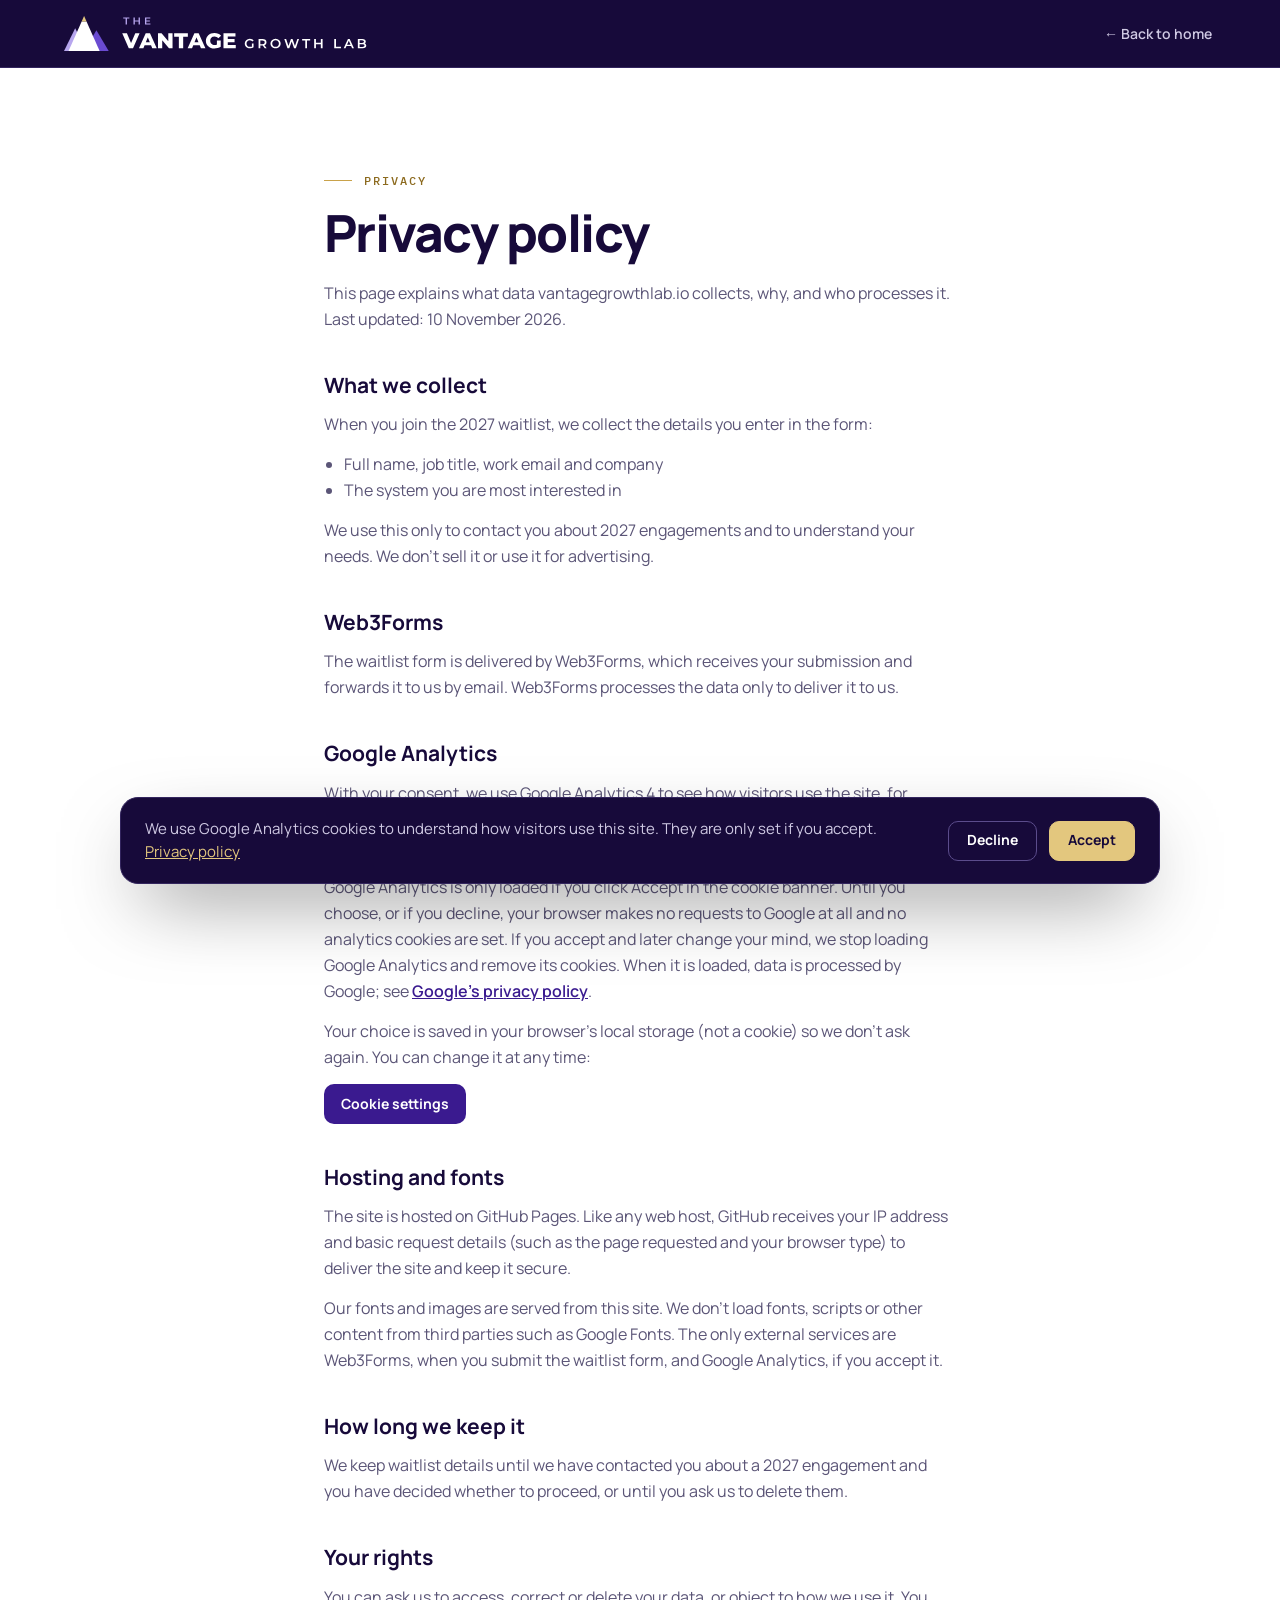
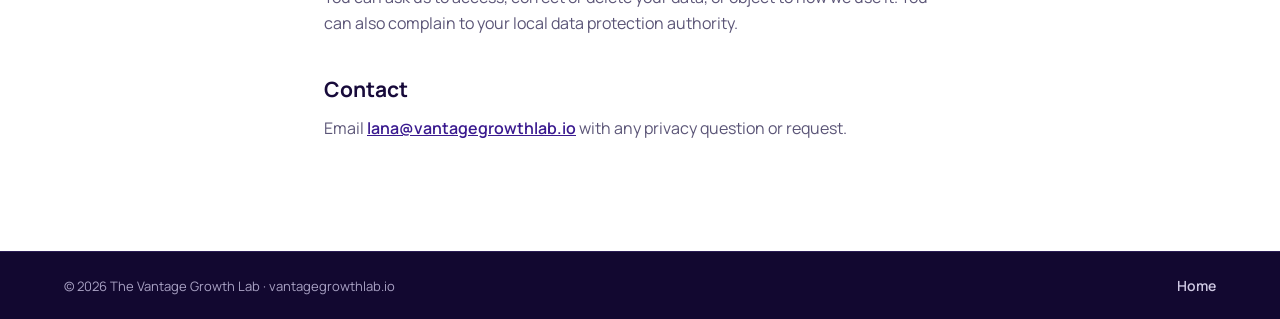
<file: privacy/index.html>
<!doctype html>
<html lang="en">
<head>
<meta charset="utf-8">
<meta name="viewport" content="width=device-width, initial-scale=1">
<title>Privacy policy — The Vantage Growth Lab</title>
<meta name="description" content="What data vantagegrowthlab.io collects, why, and who processes it.">
<link rel="canonical" href="https://vantagegrowthlab.io/privacy/">
<meta property="og:type" content="website">
<meta property="og:site_name" content="The Vantage Growth Lab">
<meta property="og:title" content="Privacy policy — The Vantage Growth Lab">
<meta property="og:description" content="What data vantagegrowthlab.io collects, why, and who processes it.">
<meta property="og:url" content="https://vantagegrowthlab.io/privacy/">
<meta property="og:image" content="https://vantagegrowthlab.io/shared/img/og-image.png">
<meta property="og:image:width" content="1200">
<meta property="og:image:height" content="630">
<meta property="og:image:alt" content="The Vantage Growth Lab — the competitive vantage point for B2B growth">
<meta name="twitter:card" content="summary_large_image">
<meta name="twitter:title" content="Privacy policy — The Vantage Growth Lab">
<meta name="twitter:description" content="What data vantagegrowthlab.io collects, why, and who processes it.">
<meta name="twitter:image" content="https://vantagegrowthlab.io/shared/img/og-image.png">
<meta name="theme-color" content="#170A3A">
<link rel="icon" type="image/svg+xml" href="/shared/favicon.svg">
<link rel="icon" type="image/png" href="/shared/favicon.png">
<!-- Google Analytics 4 + cookie consent (gtag.js loads only after Accept) -->
<link rel="stylesheet" href="/shared/consent.css">
<script src="/shared/consent.js"></script>
<link rel="stylesheet" href="/shared/site.css">
</head>
<body>
<div class="vgl" style="font-family: 'Manrope', Arial, sans-serif; color: #170A3A; background: #FFFFFF; -webkit-font-smoothing: antialiased">

<header class="sub-header">
<div class="inner">
<a href="/" aria-label="The Vantage Growth Lab, home"><img src="/shared/img/logo-wordmark.svg" alt="The Vantage Growth Lab" width="304" height="36"></a>
<a class="navlink" href="/">← Back to home</a>
</div>
</header>

<main class="prose">
<div class="eb" style="color: #8C6A1E">Privacy</div>
<h1>Privacy policy</h1>
<p>This page explains what data vantagegrowthlab.io collects, why, and who processes it. Last updated: 10 November 2026.</p>

<h2>What we collect</h2>
<p>When you join the 2027 waitlist, we collect the details you enter in the form:</p>
<ul>
<li>Full name, job title, work email and company</li>
<li>The system you are most interested in</li>
</ul>
<p>We use this only to contact you about 2027 engagements and to understand your needs. We don't sell it or use it for advertising.</p>

<h2>Web3Forms</h2>
<p>The waitlist form is delivered by Web3Forms, which receives your submission and forwards it to us by email. Web3Forms processes the data only to deliver it to us.</p>

<h2>Google Analytics</h2>
<p>With your consent, we use Google Analytics 4 to see how visitors use the site, for example which sections are viewed and how many people join the waitlist. It sets cookies (such as <code>_ga</code>) that last up to two years.</p>
<p>Google Analytics is only loaded if you click Accept in the cookie banner. Until you choose, or if you decline, your browser makes no requests to Google at all and no analytics cookies are set. If you accept and later change your mind, we stop loading Google Analytics and remove its cookies. When it is loaded, data is processed by Google; see <a href="https://policies.google.com/privacy" rel="noopener">Google's privacy policy</a>.</p>
<p>Your choice is saved in your browser's local storage (not a cookie) so we don't ask again. You can change it at any time:</p>
<p><button class="btn btn-primary btn-sm" type="button" onclick="window.vglCookieSettings && vglCookieSettings()">Cookie settings</button></p>

<h2>Hosting and fonts</h2>
<p>The site is hosted on GitHub Pages. Like any web host, GitHub receives your IP address and basic request details (such as the page requested and your browser type) to deliver the site and keep it secure.</p>
<p>Our fonts and images are served from this site. We don't load fonts, scripts or other content from third parties such as Google Fonts. The only external services are Web3Forms, when you submit the waitlist form, and Google Analytics, if you accept it.</p>

<h2>How long we keep it</h2>
<p>We keep waitlist details until we have contacted you about a 2027 engagement and you have decided whether to proceed, or until you ask us to delete them.</p>

<h2>Your rights</h2>
<p>You can ask us to access, correct or delete your data, or object to how we use it. You can also complain to your local data protection authority.</p>

<h2>Contact</h2>
<p>Email <a href="mailto:lana@vantagegrowthlab.io">lana@vantagegrowthlab.io</a> with any privacy question or request.</p>
</main>

<footer class="sub-footer">
<div class="inner"><span>© 2026 The Vantage Growth Lab · vantagegrowthlab.io</span><a class="flink" href="/">Home</a></div>
</footer>
</div>
</body>
</html>
</file>
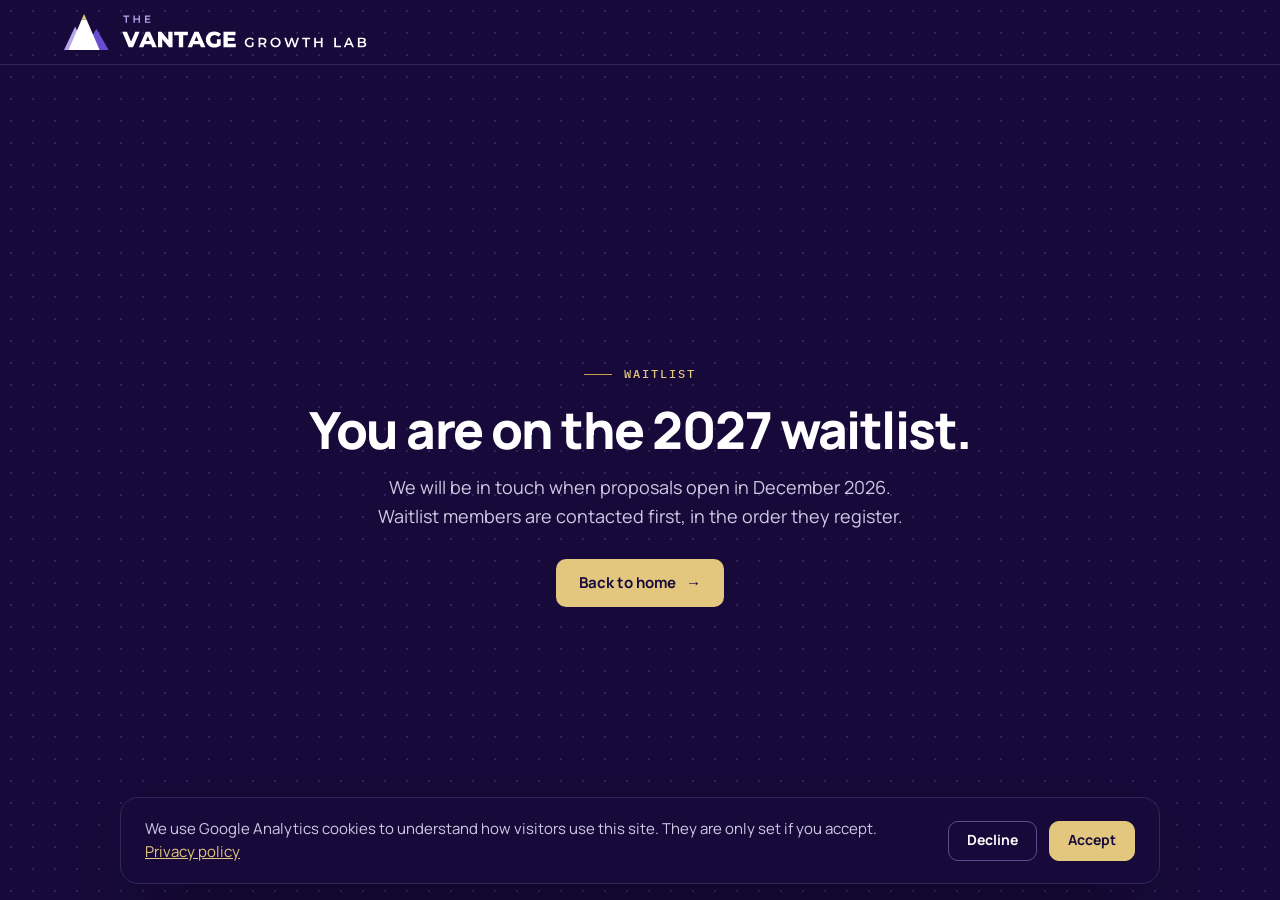
<file: thanks/index.html>
<!doctype html>
<html lang="en">
<head>
<meta charset="utf-8">
<meta name="viewport" content="width=device-width, initial-scale=1">
<title>You are on the 2027 waitlist — The Vantage Growth Lab</title>
<meta name="description" content="Thanks for joining The Vantage Growth Lab 2027 waitlist.">
<meta name="robots" content="noindex">
<meta property="og:type" content="website">
<meta property="og:site_name" content="The Vantage Growth Lab">
<meta property="og:title" content="You are on the 2027 waitlist — The Vantage Growth Lab">
<meta property="og:description" content="Thanks for joining The Vantage Growth Lab 2027 waitlist.">
<meta property="og:url" content="https://vantagegrowthlab.io/thanks/">
<meta property="og:image" content="https://vantagegrowthlab.io/shared/img/og-image.png">
<meta property="og:image:width" content="1200">
<meta property="og:image:height" content="630">
<meta property="og:image:alt" content="The Vantage Growth Lab — the competitive vantage point for B2B growth">
<meta name="twitter:card" content="summary_large_image">
<meta name="twitter:title" content="You are on the 2027 waitlist — The Vantage Growth Lab">
<meta name="twitter:description" content="Thanks for joining The Vantage Growth Lab 2027 waitlist.">
<meta name="twitter:image" content="https://vantagegrowthlab.io/shared/img/og-image.png">
<meta name="theme-color" content="#170A3A">
<link rel="icon" type="image/svg+xml" href="/shared/favicon.svg">
<link rel="icon" type="image/png" href="/shared/favicon.png">
<!-- Google Analytics 4 + cookie consent (gtag.js loads only after Accept) -->
<link rel="stylesheet" href="/shared/consent.css">
<script src="/shared/consent.js"></script>
<link rel="stylesheet" href="/shared/site.css">
</head>
<body>
<!-- Only reached without JavaScript: the homepage normally shows its inline success message instead. -->
<div class="vgl center-page dotgrid" style="font-family: 'Manrope', Arial, sans-serif; -webkit-font-smoothing: antialiased">
<header class="sub-header" style="background: transparent">
<div class="inner"><a href="/" aria-label="The Vantage Growth Lab, home"><img src="/shared/img/logo-wordmark.svg" alt="The Vantage Growth Lab" width="304" height="36"></a></div>
</header>
<main>
<div>
<div class="eb" style="color: #E3C77E">Waitlist</div>
<h1>You are on the 2027 waitlist.</h1>
<p>We will be in touch when proposals open in December 2026. Waitlist members are contacted first, in the order they register.</p>
<a class="btn btn-gold" href="/">Back to home <span class="arr">→</span></a>
</div>
</main>
</div>
</body>
</html>
</file>
<file: shared/consent.css>
/* The Vantage Growth Lab — cookie consent banner. Self-contained so it works on every page, with or without site.css. */
.cc-banner {
  position: fixed; left: 16px; right: 16px; bottom: 16px; z-index: 100;
  max-width: 1040px; margin: 0 auto; box-sizing: border-box;
  display: flex; align-items: center; gap: 24px;
  padding: 20px 24px;
  background: #170A3A; border: 1px solid #33255E; border-radius: 18px;
  box-shadow: 0 30px 80px -24px rgba(0, 0, 0, 0.6);
  font-family: "Manrope", Arial, sans-serif; color: #FFFFFF;
}
.cc-banner--flash { animation: cc-flash 900ms cubic-bezier(0.2, 0.7, 0.2, 1); }
@keyframes cc-flash {
  0%, 100% { border-color: #33255E; }
  30% { border-color: #E3C77E; box-shadow: 0 0 0 1px #E3C77E, 0 0 32px rgba(227, 199, 126, 0.4); }
}
.cc-banner__text { margin: 0; flex: 1; font-size: 15px; line-height: 1.5; color: #CFC9E3; }
.cc-banner__text a { color: #E3C77E; }
.cc-banner__text a:hover { color: #EDD597; }
.cc-banner__actions { display: flex; gap: 12px; flex-shrink: 0; }

.cc-btn {
  font-family: inherit; font-size: 14px; font-weight: 700; line-height: 1.2;
  min-height: 40px; padding: 0 18px; border-radius: 10px; cursor: pointer;
  transition: background 0.2s, border-color 0.2s, color 0.2s;
}
.cc-btn--primary { background: #E3C77E; color: #170A3A; border: 1.5px solid #E3C77E; }
.cc-btn--primary:hover { background: #EDD597; border-color: #EDD597; }
.cc-btn--outline { background: transparent; color: #FFFFFF; border: 1.5px solid #5B4C8C; }
.cc-btn--outline:hover { border-color: #E3C77E; }
.cc-btn:focus-visible { outline: none; box-shadow: 0 0 0 3px #FFFFFF, 0 0 0 5px #6A4BD1; }

@media (max-width: 767.98px) {
  .cc-banner { flex-direction: column; align-items: stretch; gap: 16px; padding: 18px 20px; }
  .cc-banner__actions .cc-btn { flex: 1; }
}
</file>
<file: shared/site.css>
/* The Vantage Growth Lab — site styles (from the Claude Design export).
   Fonts are self-hosted in /shared/fonts/ (SIL OFL). Never link Google Fonts or a CDN. */
@font-face{font-family:"Manrope";font-style:normal;font-weight:200 800;font-display:swap;src:url("/shared/fonts/manrope-latin-ext.woff2") format("woff2");unicode-range:U+0100-02BA, U+02BD-02C5, U+02C7-02CC, U+02CE-02D7, U+02DD-02FF, U+0304, U+0308, U+0329, U+1D00-1DBF, U+1E00-1E9F, U+1EF2-1EFF, U+2020, U+20A0-20AB, U+20AD-20C0, U+2113, U+2C60-2C7F, U+A720-A7FF}
@font-face{font-family:"Manrope";font-style:normal;font-weight:200 800;font-display:swap;src:url("/shared/fonts/manrope-latin.woff2") format("woff2");unicode-range:U+0000-00FF, U+0131, U+0152-0153, U+02BB-02BC, U+02C6, U+02DA, U+02DC, U+0304, U+0308, U+0329, U+2000-206F, U+20AC, U+2122, U+2191, U+2193, U+2212, U+2215, U+FEFF, U+FFFD}
@font-face{font-family:"Instrument Serif";font-style:italic;font-weight:400;font-display:swap;src:url("/shared/fonts/instrument-serif-italic-latin-ext.woff2") format("woff2");unicode-range:U+0100-02BA, U+02BD-02C5, U+02C7-02CC, U+02CE-02D7, U+02DD-02FF, U+0304, U+0308, U+0329, U+1D00-1DBF, U+1E00-1E9F, U+1EF2-1EFF, U+2020, U+20A0-20AB, U+20AD-20C0, U+2113, U+2C60-2C7F, U+A720-A7FF}
@font-face{font-family:"Instrument Serif";font-style:italic;font-weight:400;font-display:swap;src:url("/shared/fonts/instrument-serif-italic-latin.woff2") format("woff2");unicode-range:U+0000-00FF, U+0131, U+0152-0153, U+02BB-02BC, U+02C6, U+02DA, U+02DC, U+0304, U+0308, U+0329, U+2000-206F, U+20AC, U+2122, U+2191, U+2193, U+2212, U+2215, U+FEFF, U+FFFD}
@font-face{font-family:"IBM Plex Mono";font-style:normal;font-weight:500;font-display:swap;src:url("/shared/fonts/ibm-plex-mono-500-latin-ext.woff2") format("woff2");unicode-range:U+0100-02BA, U+02BD-02C5, U+02C7-02CC, U+02CE-02D7, U+02DD-02FF, U+0304, U+0308, U+0329, U+1D00-1DBF, U+1E00-1E9F, U+1EF2-1EFF, U+2020, U+20A0-20AB, U+20AD-20C0, U+2113, U+2C60-2C7F, U+A720-A7FF}
@font-face{font-family:"IBM Plex Mono";font-style:normal;font-weight:500;font-display:swap;src:url("/shared/fonts/ibm-plex-mono-500-latin.woff2") format("woff2");unicode-range:U+0000-00FF, U+0131, U+0152-0153, U+02BB-02BC, U+02C6, U+02DA, U+02DC, U+0304, U+0308, U+0329, U+2000-206F, U+20AC, U+2122, U+2191, U+2193, U+2212, U+2215, U+FEFF, U+FFFD}

body{margin:0}
html{scroll-behavior:smooth}
a{color:#3A1A8F}a:hover{color:#2B1170}
.vgl *{box-sizing:border-box}
.vgl h1,.vgl h2,.vgl h3,.vgl p{margin:0}
.acc{font-family:"Instrument Serif",Georgia,serif;font-style:italic;font-weight:400;letter-spacing:0;font-size:1.08em}
.eb{display:inline-flex;align-items:center;gap:12px;font:500 12px/16px "IBM Plex Mono",ui-monospace,monospace;letter-spacing:.16em;text-transform:uppercase}
.eb::before{content:"";width:28px;height:1px;background:#C9A24A}
.mono{font-family:"IBM Plex Mono",ui-monospace,monospace;font-weight:500}
.navlinks{display:flex}
.navlink{color:#CFC9E3;text-decoration:none;font-weight:600;font-size:14px;padding:10px 4px;transition:color .2s}
.navlink:hover{color:#FFFFFF}
.btn{display:inline-flex;align-items:center;justify-content:center;gap:10px;min-height:48px;padding:0 22px;border-radius:10px;font:700 15px/20px "Manrope",Arial,sans-serif;text-decoration:none;cursor:pointer;border:1.5px solid transparent;transition:background .2s,color .2s,border-color .2s,transform .2s}
.btn .arr{display:inline-block;transition:transform .25s cubic-bezier(.2,.7,.2,1)}
.btn:hover .arr{transform:translateX(3px)}
.btn:focus-visible,.navlink:focus-visible,.field input:focus-visible,.field select:focus-visible{outline:none;box-shadow:0 0 0 3px #FFFFFF,0 0 0 5px #6A4BD1}
.btn-gold{background:#E3C77E;color:#170A3A}.btn-gold:hover{background:#EDD597;color:#170A3A}
.btn-ghost-d{background:transparent;color:#FFFFFF;border-color:#5B4C8C}.btn-ghost-d:hover{border-color:#E3C77E;color:#FFFFFF}
.btn-primary{background:#3A1A8F;color:#FFFFFF}.btn-primary:hover{background:#2B1170;color:#FFFFFF}
.btn-sm{min-height:40px;padding:0 16px;font-size:14px}
.card{background:#FFFFFF;border:1px solid #E4DFF0;border-radius:18px;box-shadow:0 1px 2px rgba(23,10,58,.05),0 10px 30px -12px rgba(23,10,58,.12);transition:transform .35s cubic-bezier(.2,.7,.2,1),box-shadow .35s,border-color .35s}
.card:hover{transform:translateY(-4px);border-color:#D6CCF3;box-shadow:0 2px 4px rgba(23,10,58,.06),0 24px 48px -16px rgba(58,26,143,.28)}
.tag{display:inline-block;font:500 11px/16px "IBM Plex Mono",monospace;letter-spacing:.06em;text-transform:uppercase;padding:4px 8px;border-radius:6px;background:#EDE8FB;color:#3A1A8F;white-space:nowrap}
.tag-gold{background:#F7EDD3;color:#7A5C17}
.tri{list-style:none;margin:0;padding:0;display:grid;gap:9px}
.tri li{position:relative;padding-left:18px;font-size:14px;line-height:21px;color:#170A3A}
.tri li::before{content:"";position:absolute;left:0;top:7px;border-left:4px solid transparent;border-right:4px solid transparent;border-bottom:7px solid #C9A24A}
.ic{fill:none;stroke:#3A1A8F;stroke-width:1.75;stroke-linecap:round;stroke-linejoin:round}
.icg{fill:#C9A24A}
.dotgrid{background-image:radial-gradient(circle,rgba(183,166,238,.16) 1px,transparent 1.6px);background-size:22px 22px}
.glow{position:absolute;border-radius:50%;background:radial-gradient(closest-side,rgba(106,75,209,.42),rgba(58,26,143,.18) 55%,rgba(23,10,58,0));pointer-events:none}
/* hero visual */
.hz{stroke:#C9A24A;stroke-width:1;opacity:.45}
.sl{fill:none;stroke:#E3C77E;stroke-width:1.2;stroke-dasharray:1;stroke-dashoffset:1;opacity:.85;animation:draw 1.1s cubic-bezier(.4,0,.2,1) forwards}
.sig{fill:#33255E;stroke:#5B4C8C;stroke-width:1;animation:lit .5s ease forwards}
.ring{fill:none;stroke:#E3C77E;stroke-width:1.2;opacity:0;transform-box:fill-box;transform-origin:center;animation:ping 3.2s ease-out infinite}
.lbl{font:500 11px "IBM Plex Mono",monospace;fill:#CFC9E3;letter-spacing:.06em;opacity:0;animation:fadein .6s ease forwards}
.vp{fill:#E3C77E}
.vpring{fill:none;stroke:#E3C77E;stroke-width:1.5;opacity:0;transform-box:fill-box;transform-origin:center;animation:ping 2.6s ease-out 3.5s infinite}
.climb{animation:climb 3.4s cubic-bezier(.45,0,.25,1) .3s both}
@keyframes climb{
0%{transform:translate(0px,258px);opacity:0}
6%{transform:translate(0px,258px);opacity:1}
14%{transform:translate(0px,258px)}
20%{transform:translate(-48px,150px)}
27%{transform:translate(-90px,100px)}
37%{transform:translate(-90px,100px)}
45%{transform:translate(25px,62px)}
53%{transform:translate(140px,120px)}
63%{transform:translate(140px,120px)}
72%{transform:translate(70px,20px)}
82%{transform:translate(0px,-6px)}
88%,100%{transform:translate(0px,0px);opacity:1}}
.d1{animation-delay:3.8s}.d2{animation-delay:4.15s}.d3{animation-delay:4.5s}.d4{animation-delay:4.85s}.d5{animation-delay:5.2s}.d6{animation-delay:5.55s}
.e1{animation-delay:4.8s}.e2{animation-delay:5.15s}.e3{animation-delay:5.5s}.e4{animation-delay:5.85s}.e5{animation-delay:6.2s}.e6{animation-delay:6.55s}
.r1{animation-delay:5s}.r3{animation-delay:5.7s}.r5{animation-delay:6.4s}.r2{animation-delay:7.1s}.r4{animation-delay:7.8s}.r6{animation-delay:8.5s}
@keyframes draw{to{stroke-dashoffset:0}}
@keyframes lit{to{fill:#E3C77E;stroke:#E3C77E}}
@keyframes ping{0%{opacity:.9;transform:scale(1)}80%,100%{opacity:0;transform:scale(3.2)}}
@keyframes fadein{to{opacity:1}}
.peak{transform-origin:280px 380px;animation:rise 1s cubic-bezier(.2,.7,.2,1) both}
.peak2{animation-delay:.12s}.peak3{animation-delay:.2s}
@keyframes rise{from{opacity:0;transform:translateY(18px)}to{opacity:1;transform:none}}
/* hero copy entrance */
.in{animation:rise .9s cubic-bezier(.2,.7,.2,1) both}
.in2{animation-delay:.1s}.in3{animation-delay:.2s}.in4{animation-delay:.3s}.in5{animation-delay:.4s}
/* count-up */
@property --num{syntax:"<integer>";inherits:false;initial-value:0}
.cnt{counter-reset:num var(--num);animation:countup 1.8s cubic-bezier(.2,.7,.2,1) .5s backwards}
.cnt::after{content:counter(num)}
.n8{--num:8}.n3{--num:3}.n100{--num:100}
@keyframes countup{from{--num:0}}
/* notice dot */
.pulse{width:8px;height:8px;border-radius:50%;background:#C9A24A;flex:none;animation:pdot 2.4s infinite}
@keyframes pdot{0%{box-shadow:0 0 0 0 rgba(201,162,74,.6)}70%{box-shadow:0 0 0 8px rgba(201,162,74,0)}100%{box-shadow:0 0 0 0 rgba(201,162,74,0)}}
/* flagship engine */
.loop{position:absolute;top:25%;left:25%;width:50%;height:50%;border:1px dashed rgba(227,199,126,.55);border-radius:4px}
.runner{position:absolute;width:10px;height:10px;margin:-5px 0 0 -5px;border-radius:50%;background:#E3C77E;box-shadow:0 0 0 4px rgba(227,199,126,.18),0 0 18px rgba(227,199,126,.7);animation:loop 8s linear infinite}
@keyframes loop{0%{left:0;top:0}25%{left:100%;top:0}50%{left:100%;top:100%}75%{left:0;top:100%}100%{left:0;top:0}}
.tile{position:relative;z-index:1;background:#22124F;border:1px solid #3B2B6E;border-radius:16px;padding:22px;transition:border-color .3s,transform .3s}
.tile:hover{border-color:#E3C77E;transform:translateY(-3px)}
/* how it works track */
.track{position:absolute;left:8px;right:8px;top:7px;height:2px;background:#E4DFF0;border-radius:2px;overflow:hidden}
.trackfill{position:absolute;inset:0;background:#C9A24A;transform-origin:left center}
.node{width:16px;height:16px;border-radius:50%;background:#F7F5FD;border:2px solid #C9A24A;position:relative;z-index:1}
/* engagement list */
.inc{display:flex;gap:16px;align-items:baseline;padding:18px 0;border-bottom:1px solid #E4DFF0;font-size:16px;line-height:24px;color:#170A3A}
.inc .k{flex:none;width:30px;color:#8C6A1E;font-size:12px}
/* form */
.field{display:grid;gap:6px}
.field label{font:600 13px/18px "Manrope",Arial,sans-serif;color:#170A3A}
.field input,.field select{width:100%;height:48px;padding:0 14px;border-radius:10px;border:1px solid #E4DFF0;background:#F7F5FD;font:400 15px "Manrope",Arial,sans-serif;color:#170A3A;transition:border-color .2s,background .2s,box-shadow .2s;-webkit-appearance:none;appearance:none}
.field select{background-image:linear-gradient(45deg,transparent 50%,#3A1A8F 50%),linear-gradient(135deg,#3A1A8F 50%,transparent 50%);background-position:calc(100% - 20px) 21px,calc(100% - 15px) 21px;background-size:5px 5px;background-repeat:no-repeat;padding-right:40px}
.field input:hover,.field select:hover{border-color:#B7A6EE}
.field input:focus,.field select:focus{outline:none;background-color:#FFFFFF;border-color:#6A4BD1;box-shadow:0 0 0 3px #EDE8FB}
.flink{color:#CFC9E3;text-decoration:none;font-size:14px;font-weight:600}.flink:hover{color:#E3C77E}
/* scroll reveal (progressive) */
@supports (animation-timeline: view()){
.rv{animation:rise linear both;animation-timeline:view();animation-range:entry 0% entry 55%}
.rvb{animation-range:entry 10% entry 65%}
.rvc{animation-range:entry 20% entry 75%}
.trackfill{animation:fill linear both;animation-timeline:view();animation-range:entry 60% cover 55%}
}
@keyframes fill{from{transform:scaleX(0)}to{transform:scaleX(1)}}
.offgrid{display:grid;grid-template-columns:repeat(auto-fill,minmax(320px,1fr))}
.swipehint{display:none}
@media (min-width:900px){.stick{position:sticky;top:112px}}
@media (max-width:880px){.navlinks{display:none!important}.track{display:none}}
@media (max-width:700px){
.offgrid{display:flex;overflow-x:auto;scroll-snap-type:x mandatory;margin-left:-20px;margin-right:-20px;padding:4px 20px 20px;scroll-padding-left:20px;-webkit-overflow-scrolling:touch}
.offgrid > *{flex:0 0 84%;scroll-snap-align:start}
.swipehint{display:flex}
.card{padding:26px!important}
.statv{font-size:44px!important}
}
@media (prefers-reduced-motion:reduce){html{scroll-behavior:auto}.vgl *,.vgl *::before,.vgl *::after{animation:none!important;transition:none!important}.sl{stroke-dashoffset:0}.lbl{opacity:1}.sig{fill:#E3C77E;stroke:#E3C77E}.ring{display:none}}

[hidden]{display:none!important}
header[style]{-webkit-backdrop-filter:blur(10px)}
.field input,.field select{font-size:16px!important}
.wl-err{font-size:13px;color:#B42318;display:none}
.wl-err.show{display:block}
.btn[disabled]{opacity:.6;cursor:wait}
/* reveal fallback for browsers without scroll timelines (e.g. Firefox) */
.no-sdt .rv{opacity:0;transform:translateY(24px);transition:opacity .7s cubic-bezier(.2,.7,.2,1),transform .7s cubic-bezier(.2,.7,.2,1)}
.no-sdt .rv.seen{opacity:1;transform:none}
.no-sdt .trackfill{transform:scaleX(0);transition:transform 1.6s cubic-bezier(.2,.7,.2,1)}
.no-sdt .trackfill.seen{transform:scaleX(1)}
@media (prefers-reduced-motion:reduce){.no-sdt .rv,.no-sdt .trackfill{opacity:1!important;transform:none!important}}

/* ---------- Sub-pages (privacy, thanks, 404) — same tokens as the homepage ---------- */
.sub-header{background:#170A3A;border-bottom:1px solid #33255E}
.sub-header .inner{max-width:1328px;margin:0 auto;padding:14px clamp(20px,5vw,64px);display:flex;align-items:center;justify-content:space-between;gap:24px}
.sub-header img{width:min(304px,50vw);height:auto;display:block}
.prose{max-width:760px;margin:0 auto;padding:clamp(56px,8vw,96px) clamp(20px,5vw,64px)}
.prose h1{font-size:clamp(34px,4vw,52px);line-height:1.08;font-weight:800;letter-spacing:-0.03em;color:#170A3A;margin:16px 0 20px}
.prose h2{font-size:21px;line-height:1.3;font-weight:700;color:#170A3A;margin:40px 0 12px}
.prose p,.prose li{font-size:16px;line-height:26px;color:#5B5577}
.prose p{margin:0 0 14px}
.prose ul{margin:0 0 14px;padding-left:20px}
.prose a{font-weight:600}
.center-page{min-height:100vh;display:flex;flex-direction:column;background-color:#170A3A;color:#FFFFFF}
.center-page main{flex:1;display:flex;align-items:center;justify-content:center;text-align:center;padding:64px 20px}
.center-page h1{font-size:clamp(34px,4vw,52px);line-height:1.08;font-weight:800;letter-spacing:-0.03em;color:#FFFFFF;margin:20px 0 16px}
.center-page p{font-size:18px;line-height:29px;color:#CFC9E3;max-width:30em;margin:0 auto 28px}
.sub-footer{background:#120830;border-top:1px solid #2A1C55}
.sub-footer .inner{max-width:1328px;margin:0 auto;padding:24px clamp(20px,5vw,64px);display:flex;flex-wrap:wrap;justify-content:space-between;gap:16px;font-size:13px;line-height:20px;color:#A9A2C4}
</file>
